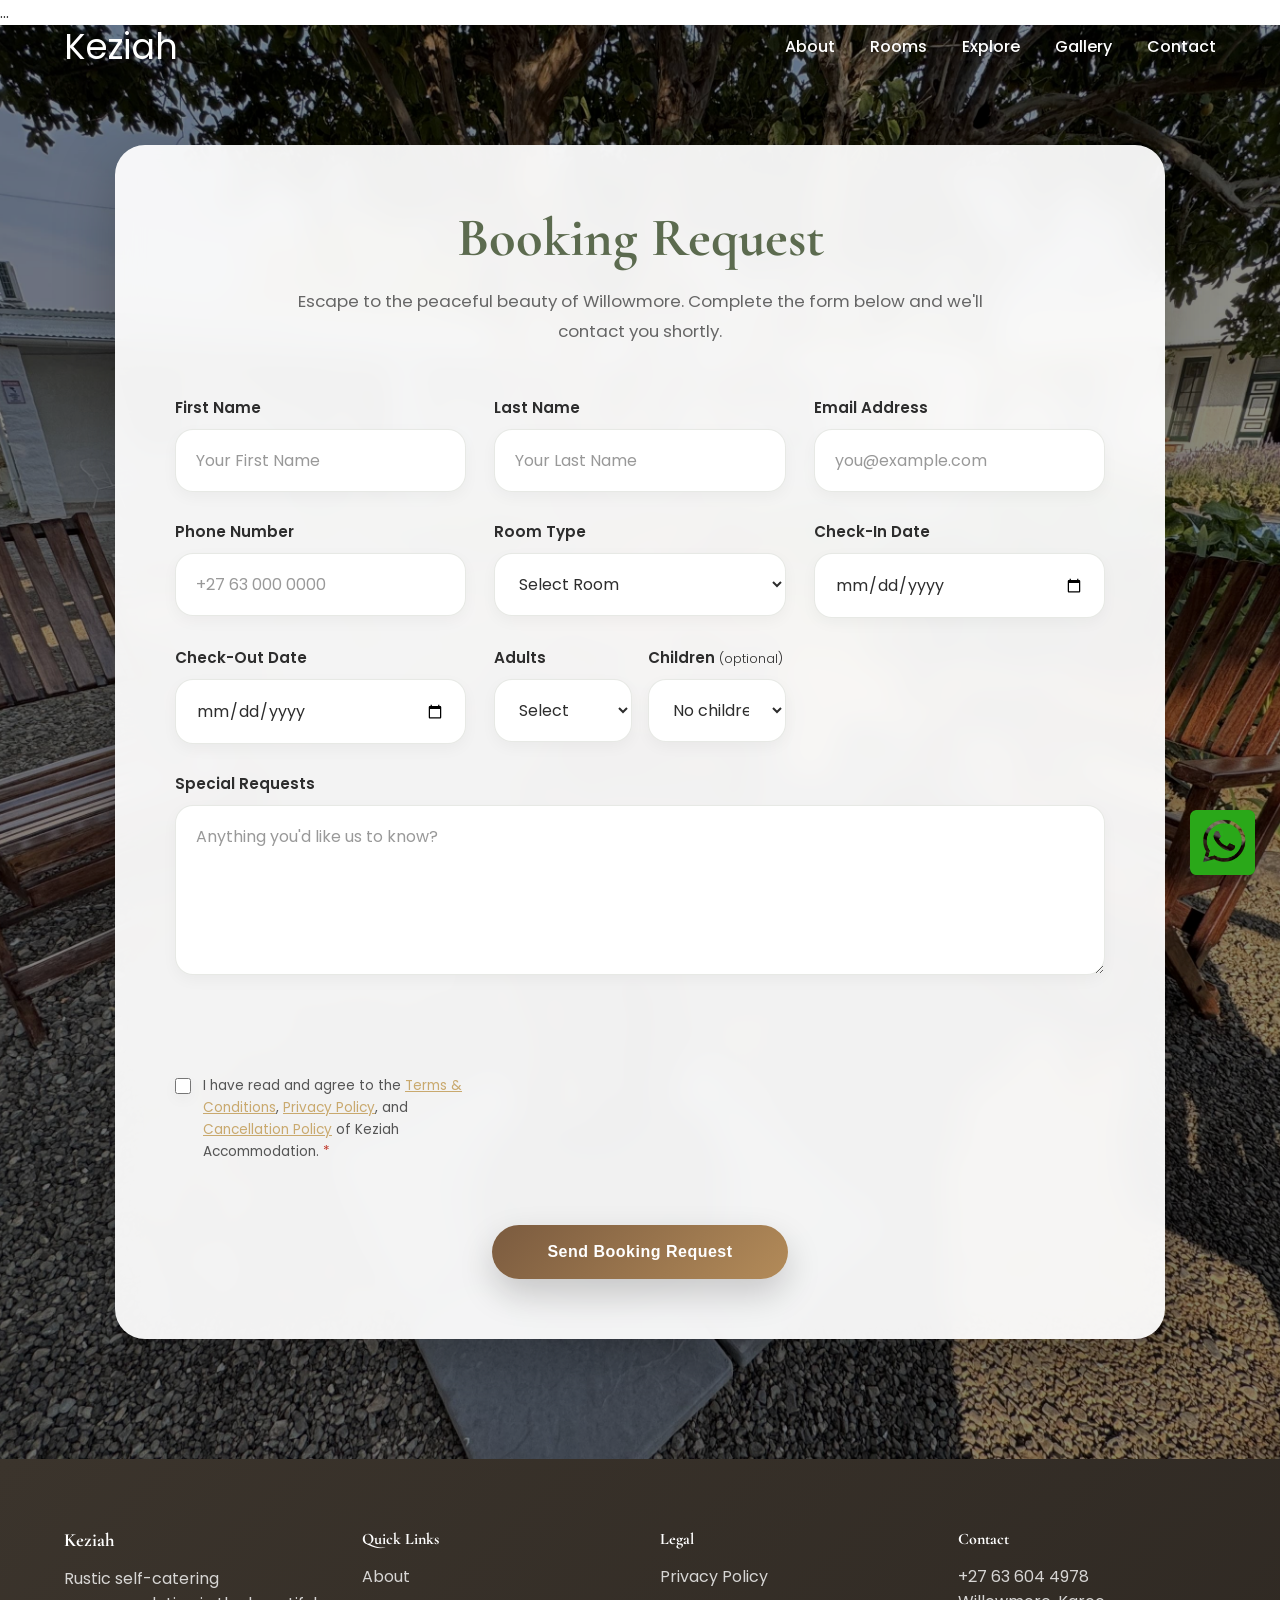
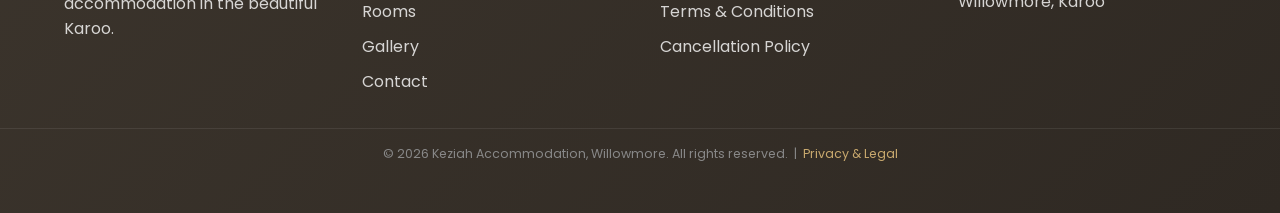
<file: booking.html>
﻿<!DOCTYPE html>
<html lang="en">

<head>
<head>
    <meta charset="UTF-8">
    <title>Keziah | Luxury Karoo Accommodation</title>

    <link rel="icon" type="image/svg+xml" href="favicon.svg">

    <link rel="stylesheet" href="style.css">
    ...
</head>
    <meta charset="UTF-8">
    <meta name="viewport" content="width=device-width, initial-scale=1.0">
    <title>Booking Request | Keziah</title>

    <!-- CSS -->
    <link rel="stylesheet" href="style.css">

    <!-- Google Fonts -->
    <link
        href="https://fonts.googleapis.com/css2?family=Cormorant+Garamond:wght@500;700&family=Poppins:wght@300;400;500;600&display=swap"
        rel="stylesheet">

    <!-- Font Awesome (added for consistency with index.html) -->
    <link
        rel="stylesheet"
        href="https://cdnjs.cloudflare.com/ajax/libs/font-awesome/6.5.1/css/all.min.css">

    <style>

        /* ---- BOOKING PAGE EXTRAS ---- */

        .date-error {
            color: #c0392b;
            font-size: 0.78rem;
            font-family: 'Poppins', sans-serif;
            margin-top: 4px;
            display: none;
        }

        .date-error.visible {
            display: block;
        }

        .guests-row {
            display: grid;
            grid-template-columns: 1fr 1fr;
            gap: 16px;
        }

        @media (max-width: 520px) {
            .guests-row {
                grid-template-columns: 1fr;
            }
        }

        /* ---- PRICE SUMMARY BANNER ---- */

        .price-summary {
            display: none;
            grid-column: 1 / -1;
            background: linear-gradient(135deg, #1a1a1a 0%, #2a2218 100%);
            border-radius: 12px;
            padding: 22px 28px;
            margin: 8px 0 4px;
            font-family: 'Poppins', sans-serif;
        }

        .price-summary.visible {
            display: grid;
            grid-template-columns: 1fr 1px 1fr 1px 1fr;
            align-items: center;
            gap: 0;
        }

        .price-summary-col {
            text-align: center;
            padding: 0 16px;
        }

        .price-summary-col .ps-label {
            font-size: 0.7rem;
            text-transform: uppercase;
            letter-spacing: 0.1em;
            color: #888;
            margin-bottom: 5px;
        }

        .price-summary-col .ps-value {
            font-size: 1rem;
            font-weight: 600;
            color: #fff;
        }

        .price-summary-col.highlight .ps-value {
            font-size: 1.25rem;
            color: #c9a96e;
        }

        .price-summary-divider {
            width: 1px;
            height: 40px;
            background: rgba(255,255,255,0.12);
        }

        .price-summary-note {
            grid-column: 1 / -1;
            text-align: center;
            font-size: 0.72rem;
            color: #666;
            margin-top: 14px;
            padding-top: 14px;
            border-top: 1px solid rgba(255,255,255,0.08);
        }

        @media (max-width: 560px) {
            .price-summary.visible {
                grid-template-columns: 1fr;
                gap: 12px;
            }
            .price-summary-divider {
                display: none;
            }
            .price-summary-col {
                text-align: left;
                display: flex;
                justify-content: space-between;
                align-items: center;
                padding: 0;
            }
            .price-summary-col .ps-label {
                margin-bottom: 0;
            }
        }

    </style>

</head>

<body>

    <!-- =========================
         HEADER (matches index.html)
    ========================== -->

    <header id="header">

        <div class="container nav-container">

            <a href="index.html" class="logo">Keziah</a>

            <!-- HAMBURGER -->
            <div class="hamburger" id="hamburger">
                <i class="fas fa-bars"></i>
            </div>

            <!-- NAVIGATION -->
            <nav id="nav-menu">
                <ul>
                    <li><a href="index.html#about">About</a></li>
                    <li><a href="index.html#rooms">Rooms</a></li>
                    <li><a href="index.html#explore">Explore</a></li>
                    <li><a href="index.html#gallery">Gallery</a></li>
                    <li><a href="index.html#contact">Contact</a></li>
                </ul>
            </nav>

        </div>

    </header>

    <!-- =========================
         BOOKING SECTION
    ========================== -->

    <section class="booking-section">

        <div class="booking-overlay"></div>

        <div class="booking-card fade-in">

            <h1>Booking Request</h1>

            <p class="booking-subtitle">
                Escape to the peaceful beauty of Willowmore.
                Complete the form below and we'll contact you shortly.
            </p>

            <form
                class="booking-form"
                action="https://api.web3forms.com/submit"
                method="POST">

                <!-- Web3Forms Settings -->
                <input type="hidden" name="access_key" value="bcb000aa-fc78-42e2-98e9-0c838e2a6738">
                <input type="hidden" name="subject" value="New Keziah Booking Request">
                <input type="hidden" name="from_name" value="Keziah Website">
                <input type="checkbox" name="botcheck" class="botcheck" tabindex="-1" autocomplete="off">

                <!-- FIRST NAME -->
                <div class="form-group">
                    <label>First Name</label>
                    <input type="text" name="First Name" placeholder="Your First Name" required>
                </div>

                <!-- LAST NAME -->
                <div class="form-group">
                    <label>Last Name</label>
                    <input type="text" name="Last Name" placeholder="Your Last Name" required>
                </div>

                <!-- EMAIL -->
                <div class="form-group">
                    <label>Email Address</label>
                    <input type="email" name="email" placeholder="you@example.com" required>
                </div>

                <!-- PHONE (now required) -->
                <div class="form-group">
                    <label>Phone Number</label>
                    <input
                        type="tel"
                        name="Phone Number"
                        placeholder="+27 63 000 0000"
                        required>
                </div>

                <!-- ROOM TYPE -->
                <div class="form-group">
                    <label>Room Type</label>
                    <select name="Room Type" id="room-select" required>
                        <option value="">Select Room</option>
                        <option value="Luxury Suite" data-price="1000">Luxury Suite — R1 000/night</option>
                        <option value="Lavender Room" data-price="800">Lavender Room — R800/night</option>
                        <option value="Family Deluxe" data-price="1220">Family Deluxe — R1 220/night</option>
                    </select>
                </div>

                <!-- CHECK-IN -->
                <div class="form-group">
                    <label>Check-In Date</label>
                    <input type="date" name="Check-In Date" id="checkin-date" required>
                </div>

                <!-- CHECK-OUT -->
                <div class="form-group">
                    <label>Check-Out Date</label>
                    <input type="date" name="Check-Out Date" id="checkout-date" required>
                    <span class="date-error" id="date-error">
                        <i class="fas fa-exclamation-circle"></i>
                        Check-out must be after check-in.
                    </span>
                </div>

                <!-- GUESTS -->
                <div class="guests-row">
                    <div class="form-group">
                        <label>Adults</label>
                        <select name="Adults" required>
                            <option value="">Select</option>
                            <option value="1">1 Adult</option>
                            <option value="2">2 Adults</option>
                            <option value="3">3 Adults</option>
                            <option value="4">4 Adults</option>
                        </select>
                    </div>
                    <div class="form-group">
                        <label>Children <span style="font-weight:300;font-size:0.8rem;">(optional)</span></label>
                        <select name="Children">
                            <option value="0">No children</option>
                            <option value="1">1 Child</option>
                            <option value="2">2 Children</option>
                            <option value="3">3 Children</option>
                            <option value="4">4 Children</option>
                        </select>
                    </div>
                </div>

                <!-- PRICE SUMMARY BANNER -->
                <div class="price-summary" id="price-summary">

                    <div class="price-summary-col">
                        <div class="ps-label">Room</div>
                        <div class="ps-value" id="summary-room">—</div>
                    </div>

                    <div class="price-summary-divider"></div>

                    <div class="price-summary-col">
                        <div class="ps-label">Duration</div>
                        <div class="ps-value" id="summary-nights">—</div>
                    </div>

                    <div class="price-summary-divider"></div>

                    <div class="price-summary-col highlight">
                        <div class="ps-label">Estimated Total</div>
                        <div class="ps-value" id="summary-total">—</div>
                    </div>

                    <div class="price-summary-note">
                        <i class="fas fa-info-circle"></i>
                        Estimate only — final amount confirmed on booking. R<span id="summary-rate-inline">0</span>/night.
                    </div>

                </div>

                <!-- SPECIAL REQUESTS -->
                <div class="form-group full-width">
                    <label>Special Requests</label>
                    <textarea name="Special Requests" placeholder="Anything you'd like us to know?"></textarea>
                </div>

                <!-- FORM STATUS -->
                <div id="form-status" class="form-status" aria-live="polite"></div>

                <!-- T&C CHECKBOX -->
                <div style="
                    margin: 20px 0;
                    display: flex;
                    align-items: flex-start;
                    gap: 12px;
                    font-family: 'Poppins', sans-serif;
                    font-size: 0.85rem;
                    color: #555;
                    line-height: 1.6;
                ">
                    <input
                        type="checkbox"
                        id="agree-terms"
                        name="agree_terms"
                        required
                        style="
                            margin-top: 3px;
                            width: 16px;
                            height: 16px;
                            accent-color: #c9a96e;
                            flex-shrink: 0;
                            cursor: pointer;
                        ">
                    <label for="agree-terms">
                        I have read and agree to the
                        <a href="legal.html" target="_blank" style="color: #c9a96e; text-decoration: underline;">Terms &amp; Conditions</a>,
                        <a href="legal.html" target="_blank" style="color: #c9a96e; text-decoration: underline;">Privacy Policy</a>, and
                        <a href="legal.html" target="_blank" style="color: #c9a96e; text-decoration: underline;">Cancellation Policy</a>
                        of Keziah Accommodation.
                        <span style="color: #c0392b;">*</span>
                    </label>
                </div>

                <!-- SUBMIT -->
                <button type="submit">
                    Send Booking Request
                </button>

            </form>

        </div>

    </section>

    <!-- =========================
         FOOTER
    ========================== -->

    <footer>
        <div class="container footer-grid">

            <div>
                <h3>Keziah</h3>
                <p>Rustic self-catering accommodation in the beautiful Karoo.</p>
            </div>

            <div>
                <h4>Quick Links</h4>
                <ul>
                    <li><a href="index.html#about">About</a></li>
                    <li><a href="index.html#rooms">Rooms</a></li>
                    <li><a href="index.html#gallery">Gallery</a></li>
                    <li><a href="index.html#contact">Contact</a></li>
                </ul>
            </div>

            <div>
                <h4>Legal</h4>
                <ul>
                    <li><a href="legal.html">Privacy Policy</a></li>
                    <li><a href="legal.html">Terms &amp; Conditions</a></li>
                    <li><a href="legal.html">Cancellation Policy</a></li>
                </ul>
            </div>

            <div>
                <h4>Contact</h4>
                <p>+27 63 604 4978</p>
                <p>Willowmore, Karoo</p>
            </div>

        </div>

        <div style="
            text-align: center;
            padding: 16px 0 10px;
            border-top: 1px solid rgba(255,255,255,0.08);
            margin-top: 24px;
            font-family: 'Poppins', sans-serif;
            font-size: 0.78rem;
            color: #888;
        ">
            &copy; 2026 Keziah Accommodation, Willowmore. All rights reserved. &nbsp;|&nbsp;
            <a href="legal.html" style="color: #c9a96e;">Privacy &amp; Legal</a>
        </div>

    </footer>

    <!-- =========================
         WHATSAPP BUTTON (matches index.html)
    ========================== -->

    <a href="https://wa.me/27636044978" class="whatsapp-btn" target="_blank">
        <img src="whatsapp.png" alt="WhatsApp">
    </a>

    <!-- =========================
         JAVASCRIPT
    ========================== -->

    <script>

        /* ---- HEADER: HAMBURGER ---- */
        document.getElementById('hamburger').addEventListener('click', () => {
            document.getElementById('nav-menu').classList.toggle('active');
        });

        /* ---- HEADER: SCROLL SHRINK ---- */
        window.addEventListener('scroll', () => {
            document.getElementById('header')
                .classList.toggle('scrolled', window.scrollY > 50);
        });

        /* ---- FADE-IN ON LOAD ---- */
        const fadeElements = document.querySelectorAll('.fade-in');

        function checkFade() {
            fadeElements.forEach(el => {
                if (el.getBoundingClientRect().top < window.innerHeight - 100) {
                    el.classList.add('show');
                }
            });
        }

        window.addEventListener('scroll', checkFade);
        checkFade();

        /* ---- PRE-SELECT ROOM FROM URL ---- */
        const roomSelect = document.getElementById('room-select');
        const selectedRoom = new URLSearchParams(window.location.search).get('room');
        if (selectedRoom && roomSelect) roomSelect.value = selectedRoom;

        /* ---- PRICE CALCULATOR ---- */
        const checkinInput  = document.getElementById('checkin-date');
        const checkoutInput = document.getElementById('checkout-date');
        const priceSummary  = document.getElementById('price-summary');
        const dateError     = document.getElementById('date-error');

        // Set minimum date to today
        const today = new Date().toISOString().split('T')[0];
        checkinInput.setAttribute('min', today);
        checkoutInput.setAttribute('min', today);

        const roomPrices = {
            'Luxury Suite':  1000,
            'Lavender Room': 800,
            'Family Deluxe': 1220
        };

        function updatePriceSummary() {

            const room     = roomSelect.value;
            const checkin  = checkinInput.value;
            const checkout = checkoutInput.value;

            // Date validation
            if (checkin && checkout) {
                const inDate  = new Date(checkin);
                const outDate = new Date(checkout);

                if (outDate <= inDate) {
                    dateError.classList.add('visible');
                    checkoutInput.setCustomValidity('Check-out must be after check-in.');
                    priceSummary.classList.remove('visible');
                    return;
                } else {
                    dateError.classList.remove('visible');
                    checkoutInput.setCustomValidity('');
                }
            }

            // Show summary only when all three values are set
            if (!room || !checkin || !checkout) {
                priceSummary.classList.remove('visible');
                return;
            }

            const nights = Math.round(
                (new Date(checkout) - new Date(checkin)) / (1000 * 60 * 60 * 24)
            );

            const rate  = roomPrices[room] || 0;
            const total = nights * rate;

            document.getElementById('summary-room').textContent        = room;
            document.getElementById('summary-rate-inline').textContent  = rate.toLocaleString();
            document.getElementById('summary-nights').textContent       = `${nights} night${nights !== 1 ? 's' : ''}`;
            document.getElementById('summary-total').textContent        = `R${total.toLocaleString()}`;

            priceSummary.classList.add('visible');
        }

        // Enforce check-out min date when check-in changes
        checkinInput.addEventListener('change', () => {
            if (checkinInput.value) {
                checkoutInput.setAttribute('min', checkinInput.value);
            }
            updatePriceSummary();
        });

        checkoutInput.addEventListener('change', updatePriceSummary);
        roomSelect.addEventListener('change', updatePriceSummary);

        // Run on load in case room was pre-selected from URL
        updatePriceSummary();

        /* ---- FORM SUBMISSION ---- */
        const bookingForm = document.querySelector('.booking-form');
        const formStatus  = document.getElementById('form-status');

        bookingForm.addEventListener('submit', async event => {

            event.preventDefault();

            // Block if date error is showing
            if (dateError.classList.contains('visible')) {
                formStatus.classList.add('error');
                formStatus.textContent = 'Please fix the date error before submitting.';
                return;
            }

            const submitButton = bookingForm.querySelector('button[type="submit"]');

            submitButton.disabled = true;
            submitButton.textContent = 'Sending…';
            formStatus.classList.remove('error');
            formStatus.textContent = 'Sending booking request...';

            try {

                const response = await fetch(bookingForm.action, {
                    method: 'POST',
                    body: new FormData(bookingForm),
                    headers: { Accept: 'application/json' }
                });

                const result = await response.json();

                if (result.success) {
                    bookingForm.reset();
                    window.location.href = 'thankyou.html';
                    return;
                }

                throw new Error(result.message || 'Booking request could not be sent.');

            } catch (error) {

                formStatus.classList.add('error');
                formStatus.textContent = error.message || 'Something went wrong. Please try again.';
                submitButton.disabled = false;
                submitButton.textContent = 'Send Booking Request';
            }
        });

    </script>

</body>
</html>
</file>
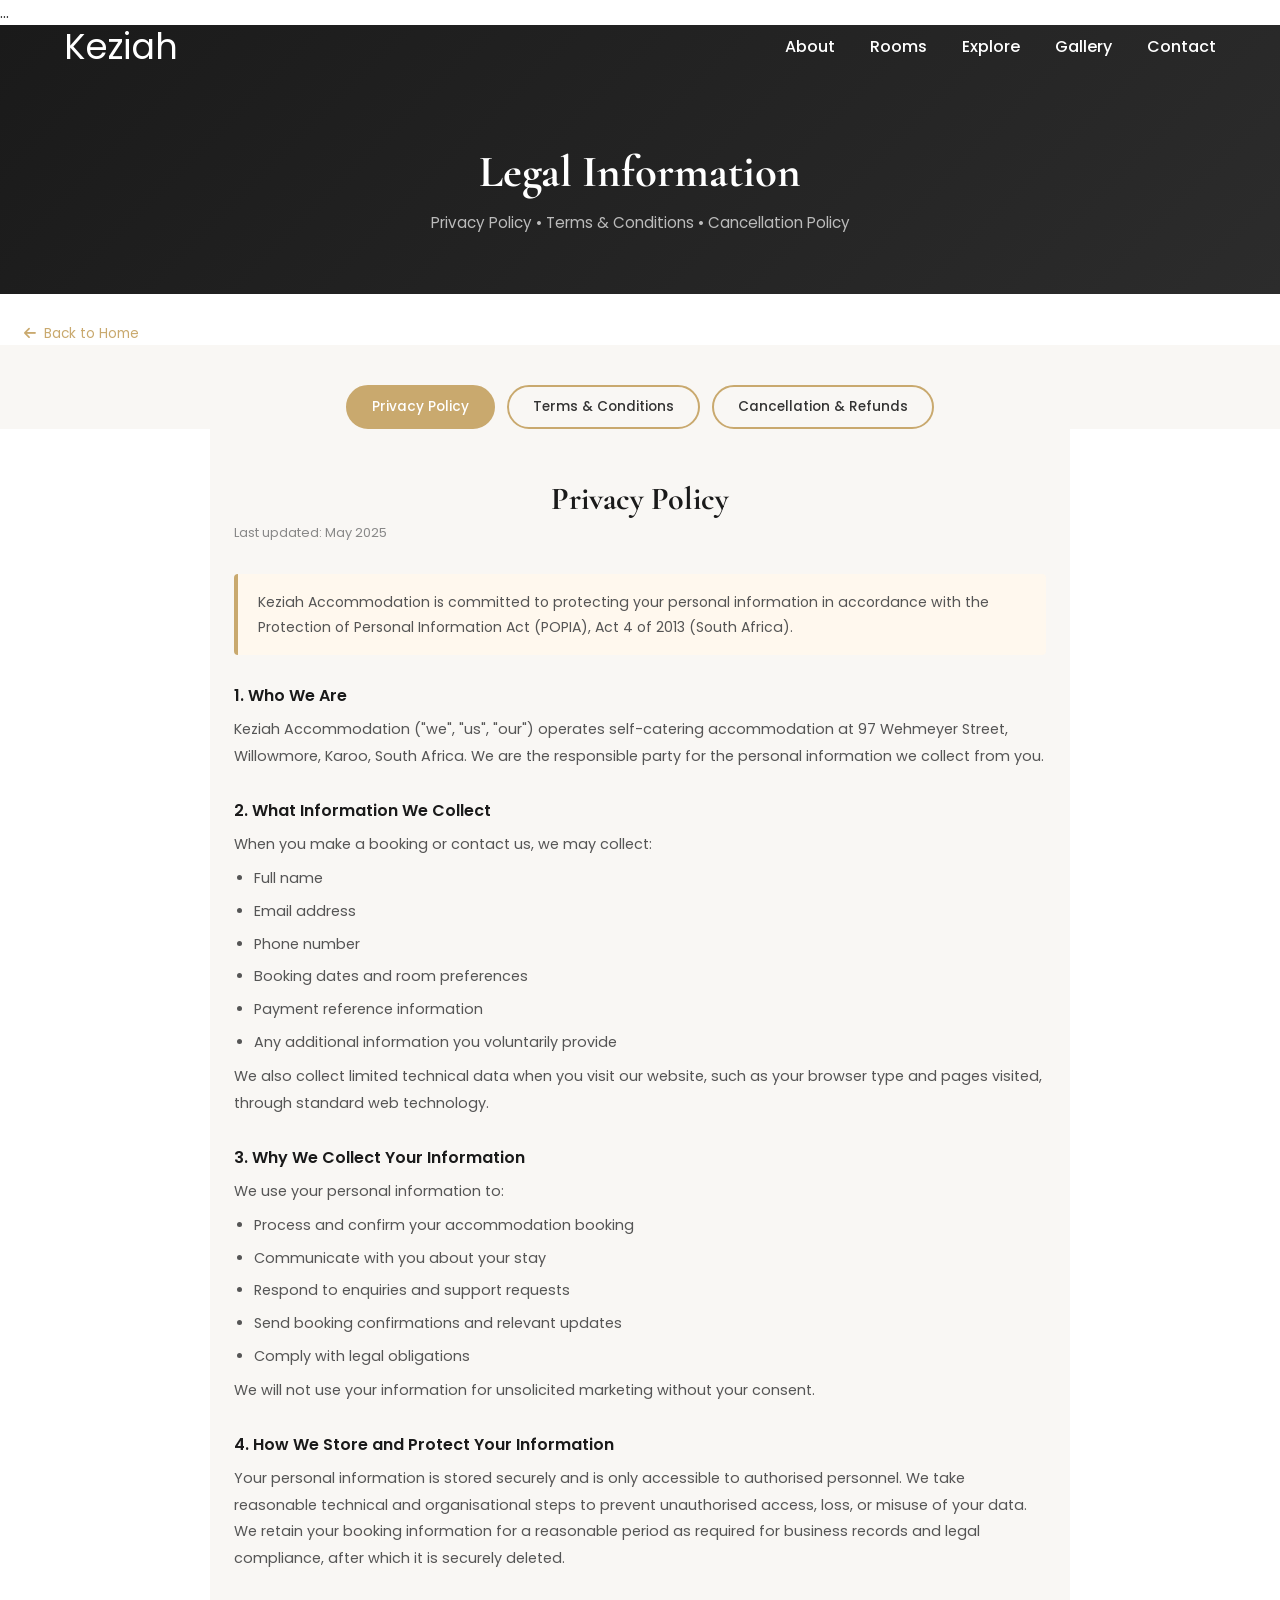
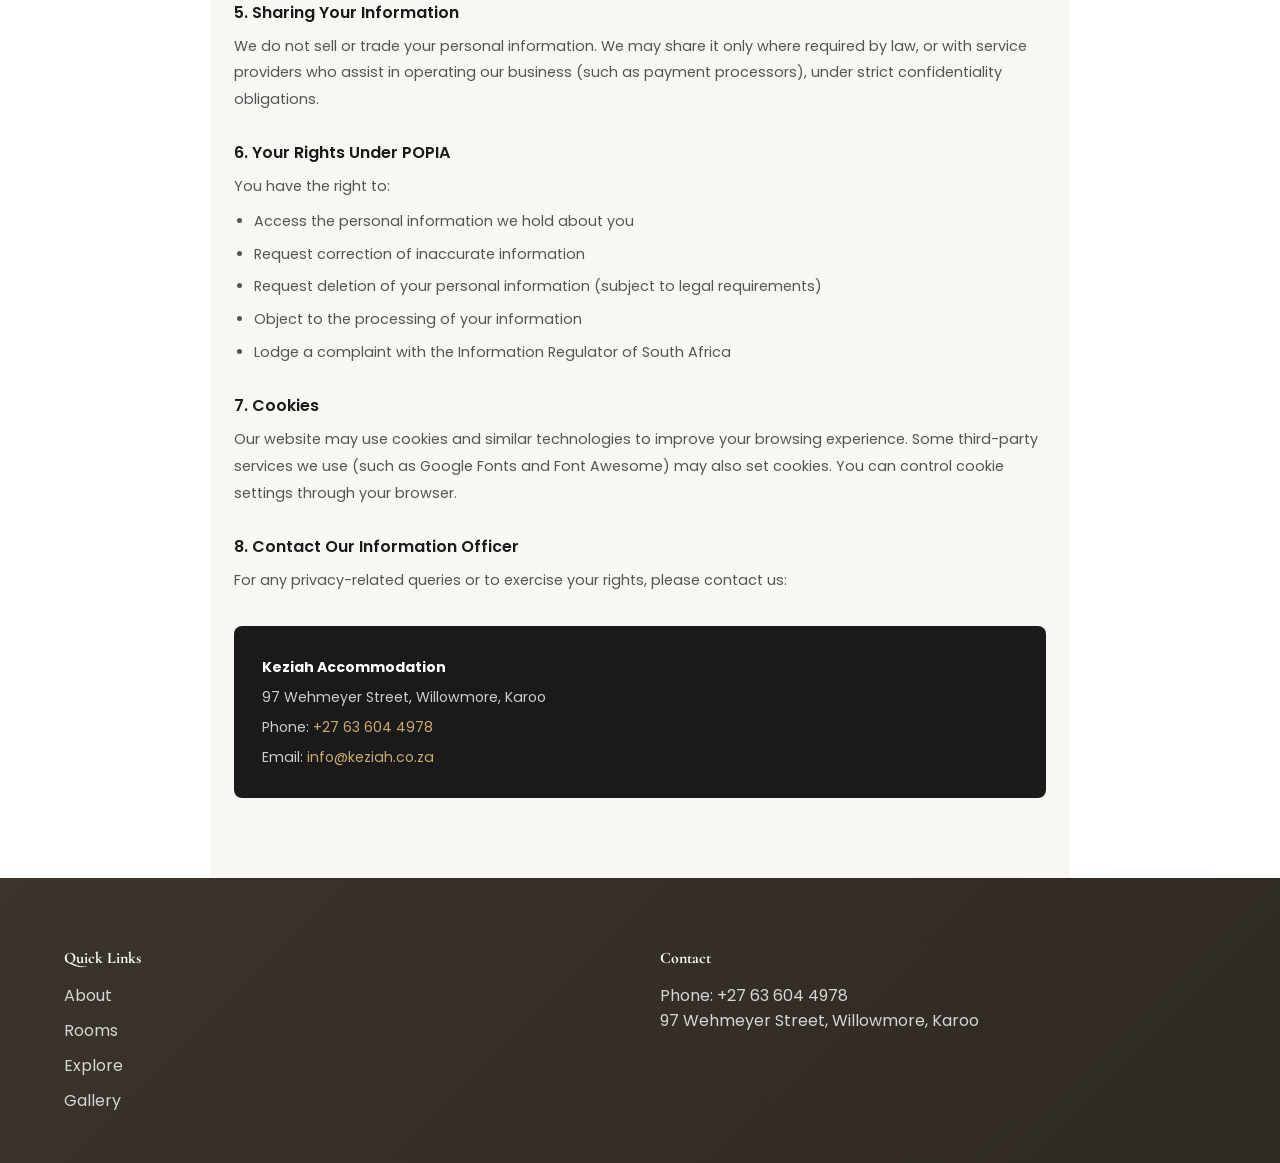
<file: Legal.html>
<!DOCTYPE html>
<html lang="en">

<head>
<head>
    <meta charset="UTF-8">
    <title>Keziah | Luxury Karoo Accommodation</title>

    <link rel="icon" type="image/svg+xml" href="favicon.svg">

    <link rel="stylesheet" href="style.css">
    ...
</head>
    <meta charset="UTF-8">
    <meta name="viewport" content="width=device-width, initial-scale=1.0">
    <title>Legal | Keziah Accommodation</title>

    <link rel="stylesheet" href="style.css">

    <link
        href="https://fonts.googleapis.com/css2?family=Cormorant+Garamond:wght@500;700&family=Poppins:wght@300;400;500;600;700&display=swap"
        rel="stylesheet">

    <link
        rel="stylesheet"
        href="https://cdnjs.cloudflare.com/ajax/libs/font-awesome/6.5.1/css/all.min.css">

    <style>

        /* ---- LEGAL PAGE STYLES ---- */

        .legal-hero {
            background: linear-gradient(135deg, #1a1a1a 0%, #2c2c2c 100%);
            padding: 120px 0 60px;
            text-align: center;
            color: #fff;
        }

        .legal-hero h1 {
            font-family: 'Cormorant Garamond', serif;
            font-size: 2.8rem;
            margin-bottom: 12px;
            color: #fff;
        }

        .legal-hero p {
            color: #bbb;
            font-size: 0.95rem;
        }

        /* ---- TABS ---- */

        .legal-tabs {
            display: flex;
            justify-content: center;
            flex-wrap: wrap;
            gap: 12px;
            padding: 40px 20px 0;
            background: #f9f7f4;
        }

        .legal-tab-btn {
            padding: 10px 24px;
            border: 2px solid #c9a96e;
            background: transparent;
            color: #333;
            border-radius: 30px;
            font-family: 'Poppins', sans-serif;
            font-size: 0.85rem;
            font-weight: 500;
            cursor: pointer;
            transition: all 0.25s ease;
        }

        .legal-tab-btn:hover,
        .legal-tab-btn.active {
            background: #c9a96e;
            color: #fff;
        }

        /* ---- CONTENT ---- */

        .legal-content {
            max-width: 860px;
            margin: 0 auto;
            padding: 50px 24px 80px;
            background: #f9f7f4;
        }

        .legal-section {
            display: none;
        }

        .legal-section.active {
            display: block;
        }

        .legal-section h2 {
            font-family: 'Cormorant Garamond', serif;
            font-size: 2rem;
            color: #1a1a1a;
            margin-bottom: 6px;
        }

        .legal-section .last-updated {
            font-size: 0.8rem;
            color: #888;
            margin-bottom: 32px;
            display: block;
        }

        .legal-section h3 {
            font-family: 'Poppins', sans-serif;
            font-size: 1rem;
            font-weight: 600;
            color: #1a1a1a;
            margin: 28px 0 8px;
        }

        .legal-section p,
        .legal-section li {
            font-family: 'Poppins', sans-serif;
            font-size: 0.9rem;
            color: #555;
            line-height: 1.85;
        }

        .legal-section ul {
            padding-left: 20px;
            margin: 8px 0;
        }

        .legal-section ul li {
            margin-bottom: 6px;
        }

        .legal-highlight {
            background: #fff8ee;
            border-left: 4px solid #c9a96e;
            padding: 16px 20px;
            border-radius: 4px;
            margin: 20px 0;
            font-size: 0.88rem;
            color: #555;
            font-family: 'Poppins', sans-serif;
            line-height: 1.75;
        }

        .legal-contact-block {
            background: #1a1a1a;
            color: #fff;
            padding: 24px 28px;
            border-radius: 8px;
            margin-top: 32px;
        }

        .legal-contact-block p {
            color: #ccc;
            margin: 4px 0;
            font-size: 0.88rem;
        }

        .legal-contact-block a {
            color: #c9a96e;
        }

        /* ---- BACK LINK ---- */

        .legal-back {
            display: inline-flex;
            align-items: center;
            gap: 8px;
            color: #c9a96e;
            font-family: 'Poppins', sans-serif;
            font-size: 0.85rem;
            text-decoration: none;
            margin: 30px 0 0 24px;
        }

        .legal-back:hover {
            text-decoration: underline;
        }

    </style>

</head>

<body>

    <!-- HEADER -->
    <header id="header">
        <div class="container nav-container">
            <a href="index.html" class="logo">Keziah</a>
            <div class="hamburger" id="hamburger"><i class="fas fa-bars"></i></div>
            <nav id="nav-menu">
                <ul>
                    <li><a href="index.html#about">About</a></li>
                    <li><a href="index.html#rooms">Rooms</a></li>
                    <li><a href="index.html#explore">Explore</a></li>
                    <li><a href="index.html#gallery">Gallery</a></li>
                    <li><a href="index.html#contact">Contact</a></li>
                </ul>
            </nav>
        </div>
    </header>

    <!-- LEGAL HERO -->
    <div class="legal-hero">
        <h1>Legal Information</h1>
        <p>Privacy Policy &bull; Terms &amp; Conditions &bull; Cancellation Policy</p>
    </div>

    <!-- BACK LINK -->
    <a href="index.html" class="legal-back">
        <i class="fas fa-arrow-left"></i> Back to Home
    </a>

    <!-- TABS -->
    <div class="legal-tabs">
        <button class="legal-tab-btn active" data-tab="privacy">Privacy Policy</button>
        <button class="legal-tab-btn" data-tab="terms">Terms &amp; Conditions</button>
        <button class="legal-tab-btn" data-tab="cancellation">Cancellation &amp; Refunds</button>
    </div>

    <!-- CONTENT -->
    <div class="legal-content">

        <!-- ========================
             PRIVACY POLICY
        ========================= -->

        <div class="legal-section active" id="tab-privacy">

            <h2>Privacy Policy</h2>
            <span class="last-updated">Last updated: May 2025</span>

            <div class="legal-highlight">
                Keziah Accommodation is committed to protecting your personal information
                in accordance with the Protection of Personal Information Act (POPIA), Act 4 of 2013
                (South Africa).
            </div>

            <h3>1. Who We Are</h3>
            <p>
                Keziah Accommodation ("we", "us", "our") operates self-catering accommodation at
                97 Wehmeyer Street, Willowmore, Karoo, South Africa. We are the responsible party
                for the personal information we collect from you.
            </p>

            <h3>2. What Information We Collect</h3>
            <p>When you make a booking or contact us, we may collect:</p>
            <ul>
                <li>Full name</li>
                <li>Email address</li>
                <li>Phone number</li>
                <li>Booking dates and room preferences</li>
                <li>Payment reference information</li>
                <li>Any additional information you voluntarily provide</li>
            </ul>
            <p>
                We also collect limited technical data when you visit our website, such as your
                browser type and pages visited, through standard web technology.
            </p>

            <h3>3. Why We Collect Your Information</h3>
            <p>We use your personal information to:</p>
            <ul>
                <li>Process and confirm your accommodation booking</li>
                <li>Communicate with you about your stay</li>
                <li>Respond to enquiries and support requests</li>
                <li>Send booking confirmations and relevant updates</li>
                <li>Comply with legal obligations</li>
            </ul>
            <p>We will not use your information for unsolicited marketing without your consent.</p>

            <h3>4. How We Store and Protect Your Information</h3>
            <p>
                Your personal information is stored securely and is only accessible to authorised
                personnel. We take reasonable technical and organisational steps to prevent
                unauthorised access, loss, or misuse of your data.
            </p>
            <p>
                We retain your booking information for a reasonable period as required for
                business records and legal compliance, after which it is securely deleted.
            </p>

            <h3>5. Sharing Your Information</h3>
            <p>
                We do not sell or trade your personal information. We may share it only where
                required by law, or with service providers who assist in operating our business
                (such as payment processors), under strict confidentiality obligations.
            </p>

            <h3>6. Your Rights Under POPIA</h3>
            <p>You have the right to:</p>
            <ul>
                <li>Access the personal information we hold about you</li>
                <li>Request correction of inaccurate information</li>
                <li>Request deletion of your personal information (subject to legal requirements)</li>
                <li>Object to the processing of your information</li>
                <li>Lodge a complaint with the Information Regulator of South Africa</li>
            </ul>

            <h3>7. Cookies</h3>
            <p>
                Our website may use cookies and similar technologies to improve your browsing
                experience. Some third-party services we use (such as Google Fonts and Font Awesome)
                may also set cookies. You can control cookie settings through your browser.
            </p>

            <h3>8. Contact Our Information Officer</h3>
            <p>
                For any privacy-related queries or to exercise your rights, please contact us:
            </p>

            <div class="legal-contact-block">
                <p><strong style="color:#fff;">Keziah Accommodation</strong></p>
                <p>97 Wehmeyer Street, Willowmore, Karoo</p>
                <p>Phone: <a href="tel:+27636044978">+27 63 604 4978</a></p>
                <p>Email: <a href="mailto:info@keziah.co.za">info@keziah.co.za</a></p>
            </div>

        </div>

        <!-- ========================
             TERMS & CONDITIONS
        ========================= -->

        <div class="legal-section" id="tab-terms">

            <h2>Terms &amp; Conditions</h2>
            <span class="last-updated">Last updated: May 2025</span>

            <p>
                Please read these terms carefully before making a booking. By confirming a
                reservation with Keziah Accommodation, you agree to be bound by these terms.
            </p>

            <h3>1. Bookings</h3>
            <p>
                A booking is confirmed once you receive written confirmation from us (via WhatsApp
                or email) and a deposit has been received where applicable. We reserve the right to
                decline any booking at our discretion.
            </p>

            <h3>2. Payment</h3>
            <ul>
                <li>A deposit may be required to secure your booking.</li>
                <li>The remaining balance is due on or before arrival.</li>
                <li>Accepted payment methods will be confirmed at the time of booking.</li>
                <li>Prices are quoted in South African Rand (ZAR) and are subject to change.</li>
            </ul>

            <h3>3. Check-In &amp; Check-Out</h3>
            <ul>
                <li>Standard check-in: 14:00</li>
                <li>Standard check-out: 10:00</li>
                <li>Early check-in or late check-out may be available on request, subject to availability.</li>
            </ul>

            <h3>4. Guest Responsibilities</h3>
            <p>Guests are expected to:</p>
            <ul>
                <li>Treat the property and its contents with care and respect</li>
                <li>Not exceed the maximum number of guests for the room booked</li>
                <li>Comply with any house rules provided at check-in</li>
                <li>Not engage in any illegal activity on the premises</li>
                <li>Report any damage or breakage immediately</li>
            </ul>
            <p>
                Guests will be held liable for any damage caused to the property beyond
                normal wear and tear.
            </p>

            <h3>5. Liability</h3>
            <p>
                Keziah Accommodation shall not be held liable for any loss, injury, theft, or
                damage to guests or their personal belongings during their stay. Guests are
                encouraged to take out appropriate travel insurance. Vehicles are parked at the
                owner's risk.
            </p>

            <h3>6. Noise &amp; Conduct</h3>
            <p>
                We ask all guests to be considerate of other guests and neighbours. Excessive
                noise, disruptive behaviour, or conduct that disturbs the peace will result in
                immediate termination of the stay without refund.
            </p>

            <h3>7. Pets</h3>
            <p>
                Pets are not permitted on the premises unless specifically agreed to in writing
                prior to arrival.
            </p>

            <h3>8. Photography</h3>
            <p>
                Images displayed on our website are for illustrative purposes and are representative
                of the property. Minor variations may exist.
            </p>

            <h3>9. Governing Law</h3>
            <p>
                These terms are governed by the laws of the Republic of South Africa, including
                the Consumer Protection Act (CPA), Act 68 of 2008. Any disputes will be subject
                to the jurisdiction of South African courts.
            </p>

            <h3>10. Changes to These Terms</h3>
            <p>
                We reserve the right to update these terms at any time. The most current version
                will always be available on our website.
            </p>

            <div class="legal-contact-block">
                <p><strong style="color:#fff;">Questions about these terms?</strong></p>
                <p>Phone: <a href="tel:+27636044978">+27 63 604 4978</a></p>
                <p>Email: <a href="mailto:info@keziah.co.za">info@keziah.co.za</a></p>
            </div>

        </div>

        <!-- ========================
             CANCELLATION POLICY
        ========================= -->

        <div class="legal-section" id="tab-cancellation">

            <h2>Cancellation &amp; Refund Policy</h2>
            <span class="last-updated">Last updated: May 2026</span>

            <div class="legal-highlight">
                We understand that plans can change. Please read our cancellation policy carefully
                before making a booking, as it forms part of your agreement with us.
            </div>

            <h3>1. Cancellation by the Guest</h3>
            <ul>
                <li>
                    <strong>More than 14 days before arrival:</strong> Full refund of any deposit paid,
                    minus a 10% administration fee.
                </li>
                <li>
                    <strong>7 to 14 days before arrival:</strong> 50% of the total booking value will
                    be forfeited.
                </li>
                <li>
                    <strong>Less than 7 days before arrival:</strong> No refund will be issued.
                </li>
                <li>
                    <strong>No-show:</strong> The full booking amount will be forfeited.
                </li>
            </ul>

            <h3>2. How to Cancel</h3>
            <p>
                All cancellations must be submitted in writing via WhatsApp or email.
                Cancellations are only confirmed once acknowledged by us in writing.
                The cancellation date will be based on the date we receive written notification.
            </p>

            <h3>3. Refund Processing</h3>
            <p>
                Where a refund is due, it will be processed within 7 to 10 business days to
                the original payment method used.
            </p>

            <h3>4. Cancellation by Keziah</h3>
            <p>
                In the unlikely event that we need to cancel your booking due to circumstances
                beyond our control (force majeure, unforeseen property issues, etc.), you will
                receive a full refund of any payments made. We will make every effort to notify
                you as early as possible and to assist in finding alternative accommodation.
            </p>

            <h3>5. Changes to Bookings</h3>
            <p>
                Requests to change booking dates are subject to availability and must be made
                in writing. We will do our best to accommodate changes at no extra charge, but
                this cannot be guaranteed.
            </p>

            <h3>6. Consumer Protection Act (CPA)</h3>
            <p>
                Under the Consumer Protection Act 68 of 2008, consumers may have additional
                rights regarding cancellations. In the event of a conflict between this policy
                and the CPA, the CPA will take precedence.
            </p>

            <div class="legal-contact-block">
                <p><strong style="color:#fff;">To cancel or change a booking:</strong></p>
                <p>WhatsApp: <a href="https://wa.me/27636044988">+27 63 604 4978</a></p>
                <p>Email: <a href="mailto:mstemmett@yahoo.com">mstemmett@yahoo.com</a></p>
            </div>

        </div>

    </div>

    <!-- ========================
         FOOTER
    ========================= -->

    <footer>
        <div class="container footer-grid">
            <div>
                <h4>Quick Links</h4>
                <ul>
                    <li><a href="index.html#about">About</a></li>
                    <li><a href="index.html#rooms">Rooms</a></li>
                    <li><a href="index.html#explore">Explore</a></li>
                    <li><a href="index.html#gallery">Gallery</a></li>
                </ul>
            </div>
            <div>
                <h4>Contact</h4>
                <p>Phone: +27 63 604 4978</p>
                <p>97 Wehmeyer Street, Willowmore, Karoo</p>
            </div>
        </div>
    </footer>

    <!-- TAB SCRIPT -->
    <script>

        document.querySelectorAll('.legal-tab-btn').forEach(btn => {
            btn.addEventListener('click', () => {

                document.querySelectorAll('.legal-tab-btn')
                    .forEach(b => b.classList.remove('active'));

                document.querySelectorAll('.legal-section')
                    .forEach(s => s.classList.remove('active'));

                btn.classList.add('active');

                document.getElementById('tab-' + btn.dataset.tab)
                    .classList.add('active');

                window.scrollTo({ top: 300, behavior: 'smooth' });
            });
        });

        // Mobile menu
        document.getElementById('hamburger').addEventListener('click', () => {
            document.getElementById('nav-menu').classList.toggle('active');
        });

        // Header shrink
        window.addEventListener('scroll', () => {
            document.getElementById('header')
                .classList.toggle('scrolled', window.scrollY > 50);
        });

    </script>

</body>
</html>
</file>
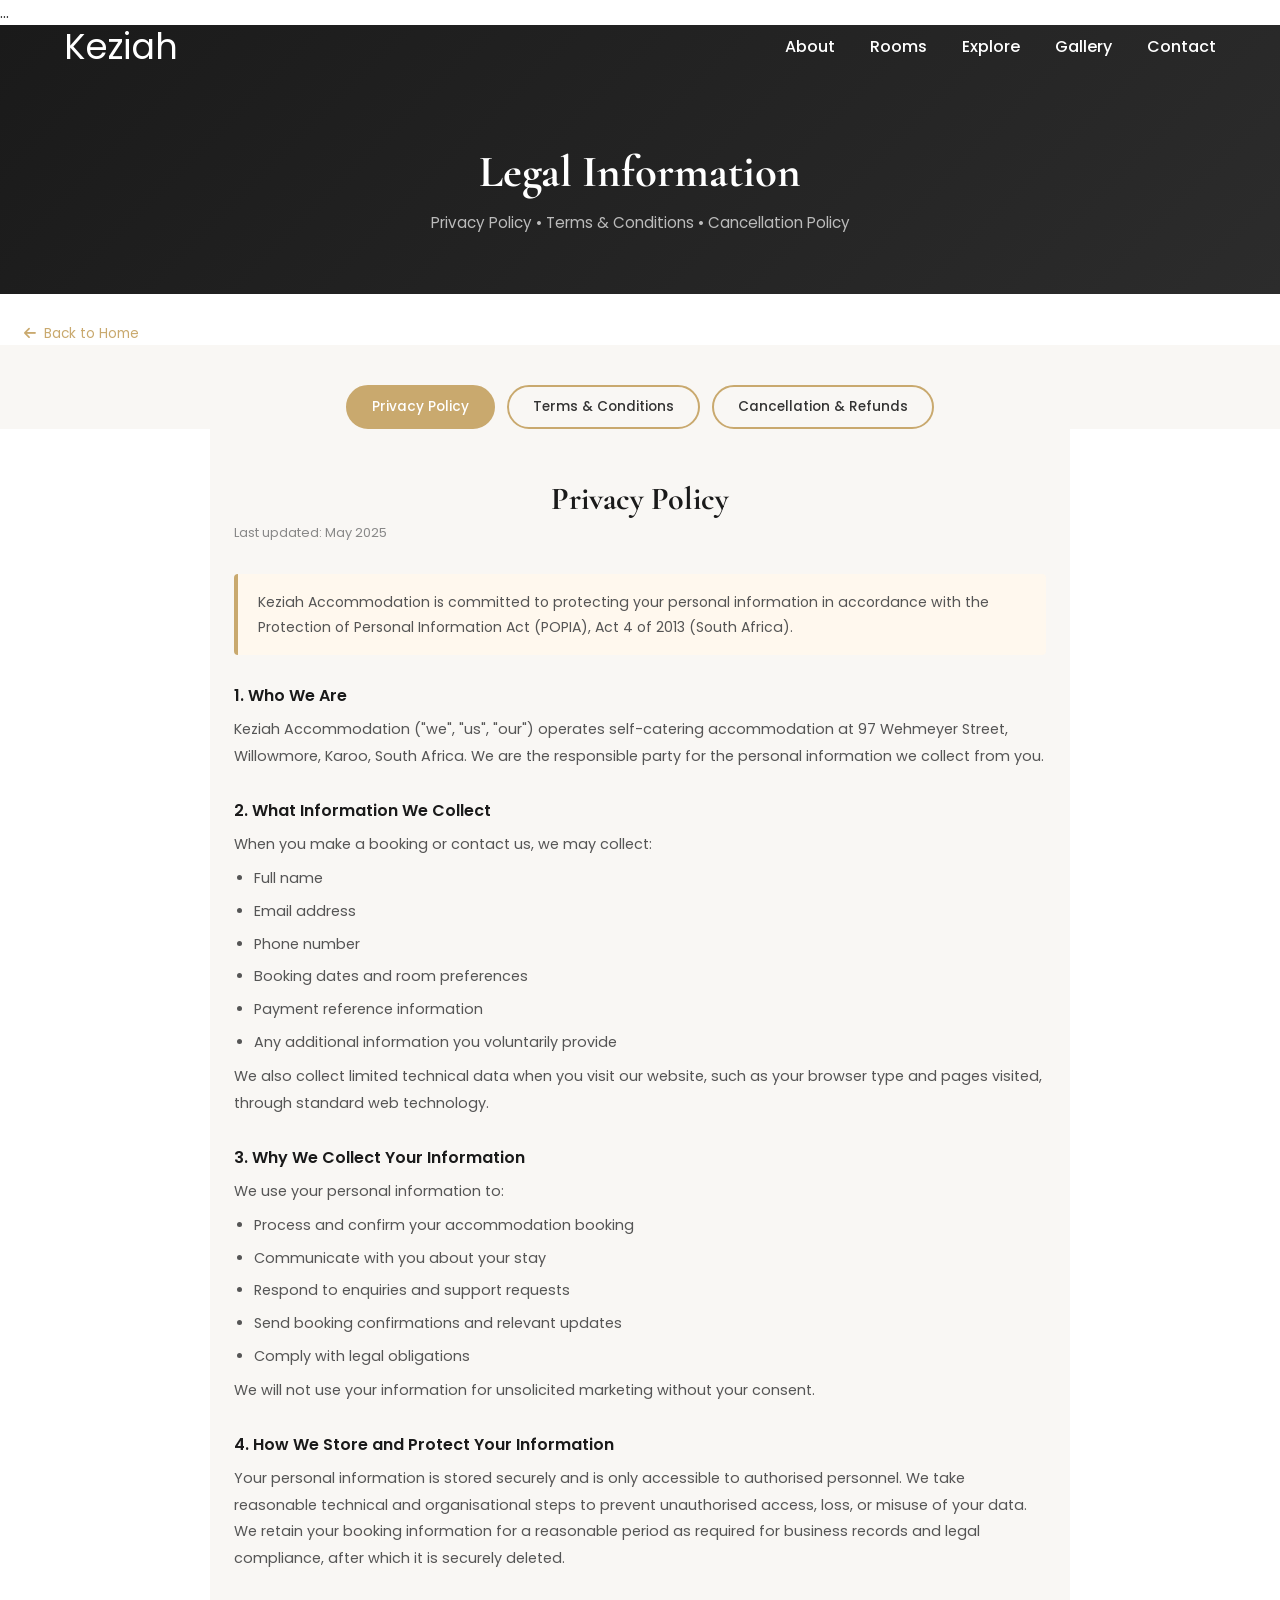
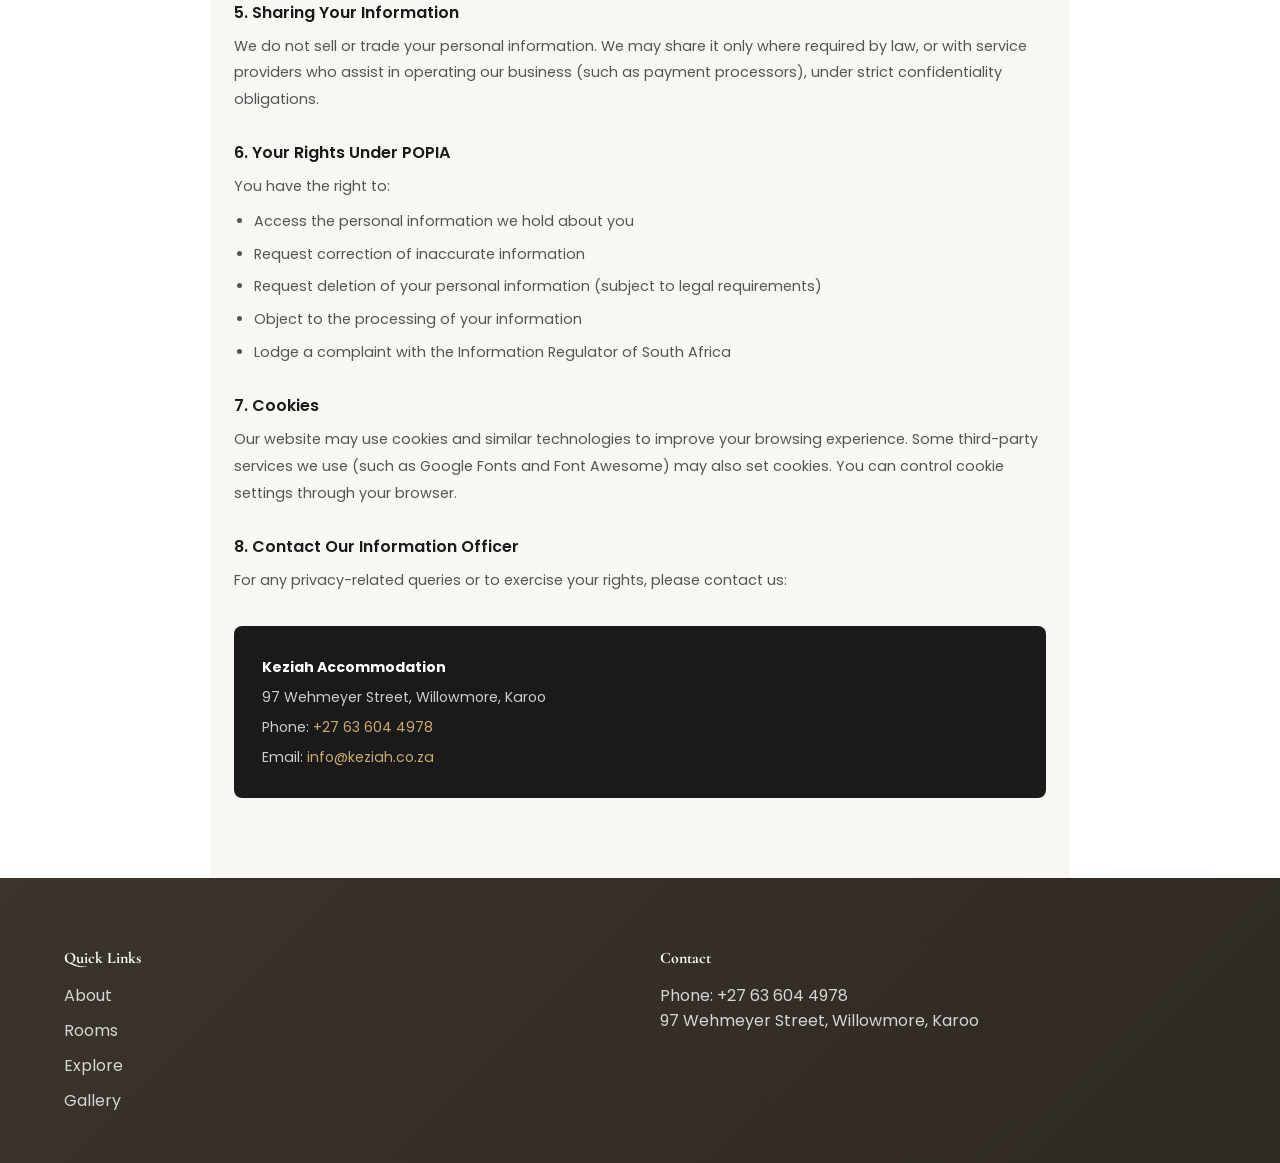
<file: legal.html>
<!DOCTYPE html>
<html lang="en">

<head>
<head>
    <meta charset="UTF-8">
    <title>Keziah | Luxury Karoo Accommodation</title>

    <link rel="icon" type="image/svg+xml" href="favicon.svg">

    <link rel="stylesheet" href="style.css">
    ...
</head>
    <meta charset="UTF-8">
    <meta name="viewport" content="width=device-width, initial-scale=1.0">
    <title>Legal | Keziah Accommodation</title>

    <link rel="stylesheet" href="style.css">

    <link
        href="https://fonts.googleapis.com/css2?family=Cormorant+Garamond:wght@500;700&family=Poppins:wght@300;400;500;600;700&display=swap"
        rel="stylesheet">

    <link
        rel="stylesheet"
        href="https://cdnjs.cloudflare.com/ajax/libs/font-awesome/6.5.1/css/all.min.css">

    <style>

        /* ---- LEGAL PAGE STYLES ---- */

        .legal-hero {
            background: linear-gradient(135deg, #1a1a1a 0%, #2c2c2c 100%);
            padding: 120px 0 60px;
            text-align: center;
            color: #fff;
        }

        .legal-hero h1 {
            font-family: 'Cormorant Garamond', serif;
            font-size: 2.8rem;
            margin-bottom: 12px;
            color: #fff;
        }

        .legal-hero p {
            color: #bbb;
            font-size: 0.95rem;
        }

        /* ---- TABS ---- */

        .legal-tabs {
            display: flex;
            justify-content: center;
            flex-wrap: wrap;
            gap: 12px;
            padding: 40px 20px 0;
            background: #f9f7f4;
        }

        .legal-tab-btn {
            padding: 10px 24px;
            border: 2px solid #c9a96e;
            background: transparent;
            color: #333;
            border-radius: 30px;
            font-family: 'Poppins', sans-serif;
            font-size: 0.85rem;
            font-weight: 500;
            cursor: pointer;
            transition: all 0.25s ease;
        }

        .legal-tab-btn:hover,
        .legal-tab-btn.active {
            background: #c9a96e;
            color: #fff;
        }

        /* ---- CONTENT ---- */

        .legal-content {
            max-width: 860px;
            margin: 0 auto;
            padding: 50px 24px 80px;
            background: #f9f7f4;
        }

        .legal-section {
            display: none;
        }

        .legal-section.active {
            display: block;
        }

        .legal-section h2 {
            font-family: 'Cormorant Garamond', serif;
            font-size: 2rem;
            color: #1a1a1a;
            margin-bottom: 6px;
        }

        .legal-section .last-updated {
            font-size: 0.8rem;
            color: #888;
            margin-bottom: 32px;
            display: block;
        }

        .legal-section h3 {
            font-family: 'Poppins', sans-serif;
            font-size: 1rem;
            font-weight: 600;
            color: #1a1a1a;
            margin: 28px 0 8px;
        }

        .legal-section p,
        .legal-section li {
            font-family: 'Poppins', sans-serif;
            font-size: 0.9rem;
            color: #555;
            line-height: 1.85;
        }

        .legal-section ul {
            padding-left: 20px;
            margin: 8px 0;
        }

        .legal-section ul li {
            margin-bottom: 6px;
        }

        .legal-highlight {
            background: #fff8ee;
            border-left: 4px solid #c9a96e;
            padding: 16px 20px;
            border-radius: 4px;
            margin: 20px 0;
            font-size: 0.88rem;
            color: #555;
            font-family: 'Poppins', sans-serif;
            line-height: 1.75;
        }

        .legal-contact-block {
            background: #1a1a1a;
            color: #fff;
            padding: 24px 28px;
            border-radius: 8px;
            margin-top: 32px;
        }

        .legal-contact-block p {
            color: #ccc;
            margin: 4px 0;
            font-size: 0.88rem;
        }

        .legal-contact-block a {
            color: #c9a96e;
        }

        /* ---- BACK LINK ---- */

        .legal-back {
            display: inline-flex;
            align-items: center;
            gap: 8px;
            color: #c9a96e;
            font-family: 'Poppins', sans-serif;
            font-size: 0.85rem;
            text-decoration: none;
            margin: 30px 0 0 24px;
        }

        .legal-back:hover {
            text-decoration: underline;
        }

    </style>

</head>

<body>

    <!-- HEADER -->
    <header id="header">
        <div class="container nav-container">
            <a href="index.html" class="logo">Keziah</a>
            <div class="hamburger" id="hamburger"><i class="fas fa-bars"></i></div>
            <nav id="nav-menu">
                <ul>
                    <li><a href="index.html#about">About</a></li>
                    <li><a href="index.html#rooms">Rooms</a></li>
                    <li><a href="index.html#explore">Explore</a></li>
                    <li><a href="index.html#gallery">Gallery</a></li>
                    <li><a href="index.html#contact">Contact</a></li>
                </ul>
            </nav>
        </div>
    </header>

    <!-- LEGAL HERO -->
    <div class="legal-hero">
        <h1>Legal Information</h1>
        <p>Privacy Policy &bull; Terms &amp; Conditions &bull; Cancellation Policy</p>
    </div>

    <!-- BACK LINK -->
    <a href="index.html" class="legal-back">
        <i class="fas fa-arrow-left"></i> Back to Home
    </a>

    <!-- TABS -->
    <div class="legal-tabs">
        <button class="legal-tab-btn active" data-tab="privacy">Privacy Policy</button>
        <button class="legal-tab-btn" data-tab="terms">Terms &amp; Conditions</button>
        <button class="legal-tab-btn" data-tab="cancellation">Cancellation &amp; Refunds</button>
    </div>

    <!-- CONTENT -->
    <div class="legal-content">

        <!-- ========================
             PRIVACY POLICY
        ========================= -->

        <div class="legal-section active" id="tab-privacy">

            <h2>Privacy Policy</h2>
            <span class="last-updated">Last updated: May 2025</span>

            <div class="legal-highlight">
                Keziah Accommodation is committed to protecting your personal information
                in accordance with the Protection of Personal Information Act (POPIA), Act 4 of 2013
                (South Africa).
            </div>

            <h3>1. Who We Are</h3>
            <p>
                Keziah Accommodation ("we", "us", "our") operates self-catering accommodation at
                97 Wehmeyer Street, Willowmore, Karoo, South Africa. We are the responsible party
                for the personal information we collect from you.
            </p>

            <h3>2. What Information We Collect</h3>
            <p>When you make a booking or contact us, we may collect:</p>
            <ul>
                <li>Full name</li>
                <li>Email address</li>
                <li>Phone number</li>
                <li>Booking dates and room preferences</li>
                <li>Payment reference information</li>
                <li>Any additional information you voluntarily provide</li>
            </ul>
            <p>
                We also collect limited technical data when you visit our website, such as your
                browser type and pages visited, through standard web technology.
            </p>

            <h3>3. Why We Collect Your Information</h3>
            <p>We use your personal information to:</p>
            <ul>
                <li>Process and confirm your accommodation booking</li>
                <li>Communicate with you about your stay</li>
                <li>Respond to enquiries and support requests</li>
                <li>Send booking confirmations and relevant updates</li>
                <li>Comply with legal obligations</li>
            </ul>
            <p>We will not use your information for unsolicited marketing without your consent.</p>

            <h3>4. How We Store and Protect Your Information</h3>
            <p>
                Your personal information is stored securely and is only accessible to authorised
                personnel. We take reasonable technical and organisational steps to prevent
                unauthorised access, loss, or misuse of your data.
            </p>
            <p>
                We retain your booking information for a reasonable period as required for
                business records and legal compliance, after which it is securely deleted.
            </p>

            <h3>5. Sharing Your Information</h3>
            <p>
                We do not sell or trade your personal information. We may share it only where
                required by law, or with service providers who assist in operating our business
                (such as payment processors), under strict confidentiality obligations.
            </p>

            <h3>6. Your Rights Under POPIA</h3>
            <p>You have the right to:</p>
            <ul>
                <li>Access the personal information we hold about you</li>
                <li>Request correction of inaccurate information</li>
                <li>Request deletion of your personal information (subject to legal requirements)</li>
                <li>Object to the processing of your information</li>
                <li>Lodge a complaint with the Information Regulator of South Africa</li>
            </ul>

            <h3>7. Cookies</h3>
            <p>
                Our website may use cookies and similar technologies to improve your browsing
                experience. Some third-party services we use (such as Google Fonts and Font Awesome)
                may also set cookies. You can control cookie settings through your browser.
            </p>

            <h3>8. Contact Our Information Officer</h3>
            <p>
                For any privacy-related queries or to exercise your rights, please contact us:
            </p>

            <div class="legal-contact-block">
                <p><strong style="color:#fff;">Keziah Accommodation</strong></p>
                <p>97 Wehmeyer Street, Willowmore, Karoo</p>
                <p>Phone: <a href="tel:+27636044978">+27 63 604 4978</a></p>
                <p>Email: <a href="mailto:info@keziah.co.za">info@keziah.co.za</a></p>
            </div>

        </div>

        <!-- ========================
             TERMS & CONDITIONS
        ========================= -->

        <div class="legal-section" id="tab-terms">

            <h2>Terms &amp; Conditions</h2>
            <span class="last-updated">Last updated: May 2025</span>

            <p>
                Please read these terms carefully before making a booking. By confirming a
                reservation with Keziah Accommodation, you agree to be bound by these terms.
            </p>

            <h3>1. Bookings</h3>
            <p>
                A booking is confirmed once you receive written confirmation from us (via WhatsApp
                or email) and a deposit has been received where applicable. We reserve the right to
                decline any booking at our discretion.
            </p>

            <h3>2. Payment</h3>
            <ul>
                <li>A deposit may be required to secure your booking.</li>
                <li>The remaining balance is due on or before arrival.</li>
                <li>Accepted payment methods will be confirmed at the time of booking.</li>
                <li>Prices are quoted in South African Rand (ZAR) and are subject to change.</li>
            </ul>

            <h3>3. Check-In &amp; Check-Out</h3>
            <ul>
                <li>Standard check-in: 14:00</li>
                <li>Standard check-out: 10:00</li>
                <li>Early check-in or late check-out may be available on request, subject to availability.</li>
            </ul>

            <h3>4. Guest Responsibilities</h3>
            <p>Guests are expected to:</p>
            <ul>
                <li>Treat the property and its contents with care and respect</li>
                <li>Not exceed the maximum number of guests for the room booked</li>
                <li>Comply with any house rules provided at check-in</li>
                <li>Not engage in any illegal activity on the premises</li>
                <li>Report any damage or breakage immediately</li>
            </ul>
            <p>
                Guests will be held liable for any damage caused to the property beyond
                normal wear and tear.
            </p>

            <h3>5. Liability</h3>
            <p>
                Keziah Accommodation shall not be held liable for any loss, injury, theft, or
                damage to guests or their personal belongings during their stay. Guests are
                encouraged to take out appropriate travel insurance. Vehicles are parked at the
                owner's risk.
            </p>

            <h3>6. Noise &amp; Conduct</h3>
            <p>
                We ask all guests to be considerate of other guests and neighbours. Excessive
                noise, disruptive behaviour, or conduct that disturbs the peace will result in
                immediate termination of the stay without refund.
            </p>

            <h3>7. Pets</h3>
            <p>
                Pets are not permitted on the premises unless specifically agreed to in writing
                prior to arrival.
            </p>

            <h3>8. Photography</h3>
            <p>
                Images displayed on our website are for illustrative purposes and are representative
                of the property. Minor variations may exist.
            </p>

            <h3>9. Governing Law</h3>
            <p>
                These terms are governed by the laws of the Republic of South Africa, including
                the Consumer Protection Act (CPA), Act 68 of 2008. Any disputes will be subject
                to the jurisdiction of South African courts.
            </p>

            <h3>10. Changes to These Terms</h3>
            <p>
                We reserve the right to update these terms at any time. The most current version
                will always be available on our website.
            </p>

            <div class="legal-contact-block">
                <p><strong style="color:#fff;">Questions about these terms?</strong></p>
                <p>Phone: <a href="tel:+27636044978">+27 63 604 4978</a></p>
                <p>Email: <a href="mailto:info@keziah.co.za">info@keziah.co.za</a></p>
            </div>

        </div>

        <!-- ========================
             CANCELLATION POLICY
        ========================= -->

        <div class="legal-section" id="tab-cancellation">

            <h2>Cancellation &amp; Refund Policy</h2>
            <span class="last-updated">Last updated: May 2026</span>

            <div class="legal-highlight">
                We understand that plans can change. Please read our cancellation policy carefully
                before making a booking, as it forms part of your agreement with us.
            </div>

            <h3>1. Cancellation by the Guest</h3>
            <ul>
                <li>
                    <strong>More than 14 days before arrival:</strong> Full refund of any deposit paid,
                    minus a 10% administration fee.
                </li>
                <li>
                    <strong>7 to 14 days before arrival:</strong> 50% of the total booking value will
                    be forfeited.
                </li>
                <li>
                    <strong>Less than 7 days before arrival:</strong> No refund will be issued.
                </li>
                <li>
                    <strong>No-show:</strong> The full booking amount will be forfeited.
                </li>
            </ul>

            <h3>2. How to Cancel</h3>
            <p>
                All cancellations must be submitted in writing via WhatsApp or email.
                Cancellations are only confirmed once acknowledged by us in writing.
                The cancellation date will be based on the date we receive written notification.
            </p>

            <h3>3. Refund Processing</h3>
            <p>
                Where a refund is due, it will be processed within 7 to 10 business days to
                the original payment method used.
            </p>

            <h3>4. Cancellation by Keziah</h3>
            <p>
                In the unlikely event that we need to cancel your booking due to circumstances
                beyond our control (force majeure, unforeseen property issues, etc.), you will
                receive a full refund of any payments made. We will make every effort to notify
                you as early as possible and to assist in finding alternative accommodation.
            </p>

            <h3>5. Changes to Bookings</h3>
            <p>
                Requests to change booking dates are subject to availability and must be made
                in writing. We will do our best to accommodate changes at no extra charge, but
                this cannot be guaranteed.
            </p>

            <h3>6. Consumer Protection Act (CPA)</h3>
            <p>
                Under the Consumer Protection Act 68 of 2008, consumers may have additional
                rights regarding cancellations. In the event of a conflict between this policy
                and the CPA, the CPA will take precedence.
            </p>

            <div class="legal-contact-block">
                <p><strong style="color:#fff;">To cancel or change a booking:</strong></p>
                <p>WhatsApp: <a href="https://wa.me/27636044988">+27 63 604 4978</a></p>
                <p>Email: <a href="mailto:mstemmett@yahoo.com">mstemmett@yahoo.com</a></p>
            </div>

        </div>

    </div>

    <!-- ========================
         FOOTER
    ========================= -->

    <footer>
        <div class="container footer-grid">
            <div>
                <h4>Quick Links</h4>
                <ul>
                    <li><a href="index.html#about">About</a></li>
                    <li><a href="index.html#rooms">Rooms</a></li>
                    <li><a href="index.html#explore">Explore</a></li>
                    <li><a href="index.html#gallery">Gallery</a></li>
                </ul>
            </div>
            <div>
                <h4>Contact</h4>
                <p>Phone: +27 63 604 4978</p>
                <p>97 Wehmeyer Street, Willowmore, Karoo</p>
            </div>
        </div>
    </footer>

    <!-- TAB SCRIPT -->
    <script>

        document.querySelectorAll('.legal-tab-btn').forEach(btn => {
            btn.addEventListener('click', () => {

                document.querySelectorAll('.legal-tab-btn')
                    .forEach(b => b.classList.remove('active'));

                document.querySelectorAll('.legal-section')
                    .forEach(s => s.classList.remove('active'));

                btn.classList.add('active');

                document.getElementById('tab-' + btn.dataset.tab)
                    .classList.add('active');

                window.scrollTo({ top: 300, behavior: 'smooth' });
            });
        });

        // Mobile menu
        document.getElementById('hamburger').addEventListener('click', () => {
            document.getElementById('nav-menu').classList.toggle('active');
        });

        // Header shrink
        window.addEventListener('scroll', () => {
            document.getElementById('header')
                .classList.toggle('scrolled', window.scrollY > 50);
        });

    </script>

</body>
</html>
</file>
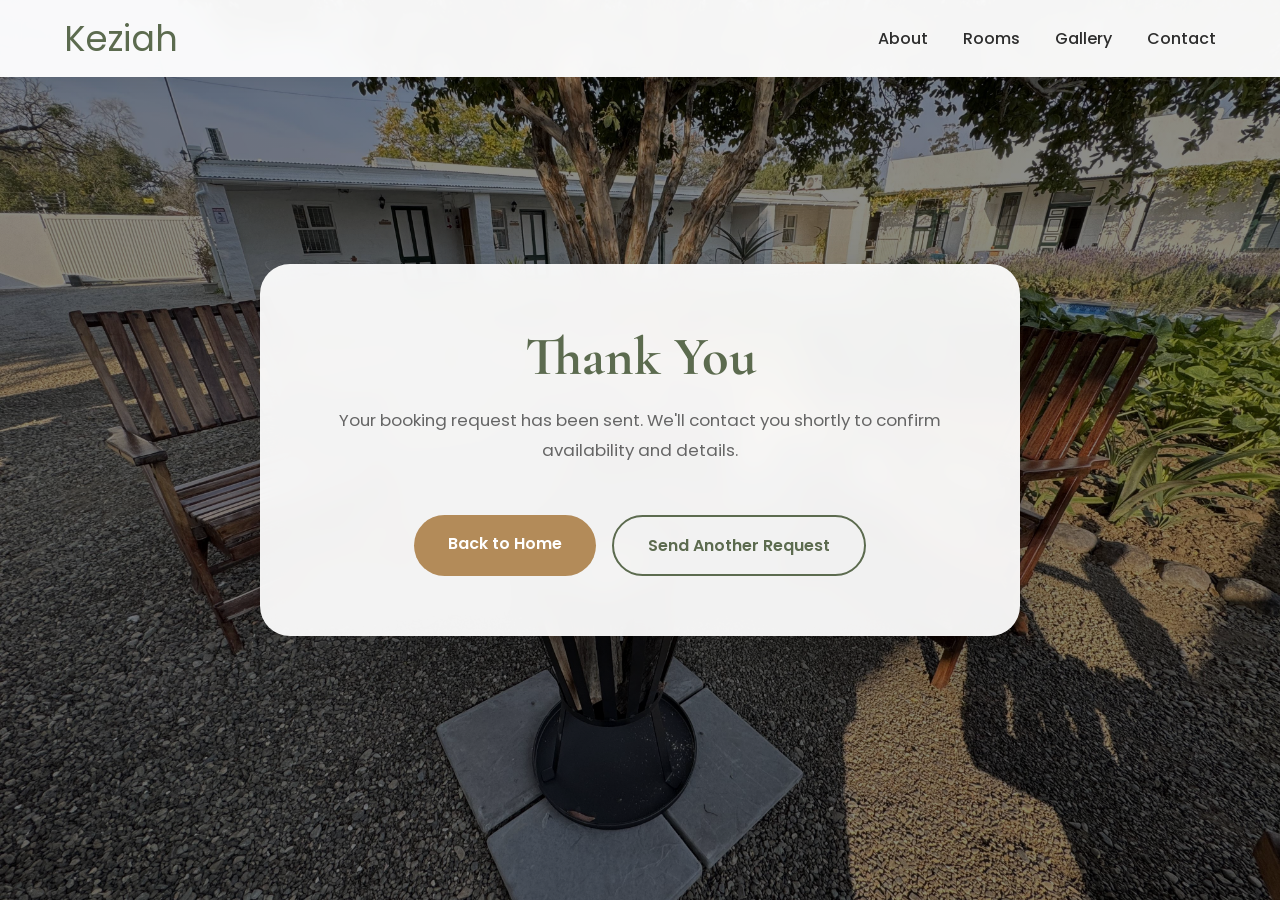
<file: thankyou.html>
﻿<!DOCTYPE html>
<html lang="en">

<head>

    <meta charset="UTF-8">

    <meta
        name="viewport"
        content="width=device-width, initial-scale=1.0">

    <title>Thank You | Keziah</title>

    <link rel="stylesheet" href="style.css">

    <link
        href="https://fonts.googleapis.com/css2?family=Cormorant+Garamond:wght@500;700&family=Poppins:wght@300;400;500;600&display=swap"
        rel="stylesheet">

</head>

<body>

    <header class="scrolled">

        <div class="container nav-container">

            <a href="index.html" class="logo">
                Keziah
            </a>

            <nav>

                <ul>

                    <li><a href="index.html#about">About</a></li>
                    <li><a href="index.html#rooms">Rooms</a></li>
                    <li><a href="index.html#gallery">Gallery</a></li>
                    <li><a href="index.html#contact">Contact</a></li>

                </ul>

            </nav>

        </div>

    </header>

    <section class="booking-section">

        <div class="booking-card thankyou-card">

            <h1>Thank You</h1>

            <p class="booking-subtitle">
                Your booking request has been sent. We'll contact you shortly to confirm availability and details.
            </p>

            <div class="thankyou-actions">

                <a href="index.html" class="cta-button">
                    Back to Home
                </a>

                <a href="booking.html" class="secondary-btn">
                    Send Another Request
                </a>

            </div>

        </div>

    </section>

</body>

</html>
</file>
<file: style.css>
/* ====================================
   ROOT VARIABLES
==================================== */

:root {

    --primary-color: #5c6b4f;
    --secondary-color: #c7a27c;

    --dark-text: #2d2d2d;
    --soft-text: #666;

    --light-bg: #f8f6f2;
    --white: #ffffff;

    --shadow:
        0 10px 30px rgba(0,0,0,0.08);

    --transition:
        all 0.3s ease;
}

/* ====================================
   GLOBAL
==================================== */

* {

    margin: 0;
    padding: 0;

    box-sizing: border-box;
}

html {

    scroll-behavior: smooth;
}

body {

    font-family: 'Poppins', sans-serif;

    color: var(--dark-text);

    background: var(--white);

    overflow-x: hidden;
}

img {

    width: 100%;

    display: block;
}

a {

    text-decoration: none;
}

.container {

    width: 90%;

    max-width: 1200px;

    margin: auto;
}

.section-padding {

    padding: 100px 0;
}

.bg-light {

    background: var(--light-bg);
}

h1,
h2,
h3,
h4 {

    font-family:
        'Cormorant Garamond',
        serif;
}

h2 {

    font-size: 3rem;

    text-align: center;

    margin-bottom: 20px;

    color: var(--primary-color);
}

.intro-text {

    max-width: 750px;

    margin: auto;

    text-align: center;

    line-height: 1.8;

    color: var(--soft-text);

    font-size: 1.05rem;
}

/* ====================================
   LOADER
==================================== */

#loader {

    position: fixed;

    inset: 0;

    background: #fff;

    display: flex;

    justify-content: center;

    align-items: center;

    z-index: 9999;

    transition: 0.6s;
}

#loader h1 {

    font-size: 4rem;

    color: var(--primary-color);
}

/* ====================================
   HEADER
==================================== */

header {

    position: fixed;

    top: 0;
    left: 0;

    width: 100%;

    z-index: 1000;

    transition: var(--transition);

    padding: 20px 0;
}

header.scrolled {

    background: rgba(255,255,255,0.96);

    backdrop-filter: blur(10px);

    box-shadow: 0 5px 20px rgba(0,0,0,0.08);

    padding: 12px 0;
}

.nav-container {

    display: flex;

    justify-content: space-between;

    align-items: center;
}

.logo {

    font-size: 2.2rem;

    color: white;
}

header.scrolled .logo {

    color: var(--primary-color);
}

nav ul {

    display: flex;

    gap: 35px;

    list-style: none;
}

nav ul li a {

    color: white;

    font-weight: 500;

    transition: var(--transition);
}

header.scrolled nav ul li a {

    color: var(--dark-text);
}

nav ul li a:hover {

    color: var(--secondary-color);
}

/* ====================================
   HAMBURGER
==================================== */

.hamburger {

    display: none;

    font-size: 1.8rem;

    cursor: pointer;

    color: white;
}

header.scrolled .hamburger {

    color: var(--dark-text);
}

/* ====================================
   HERO
==================================== */

.hero-section {

    height: 100vh;

    background:
        url("courtyard.jpg")
        center/cover no-repeat;

    position: relative;

    display: flex;

    justify-content: center;

    align-items: center;

    text-align: center;
}

.hero-overlay {

    position: absolute;

    inset: 0;

    background:
        rgba(0,0,0,0.45);
}

.hero-content {

    position: relative;

    z-index: 2;

    color: white;

    max-width: 850px;

    padding: 20px;
}

.hero-tag {

    display: inline-block;

    padding: 10px 20px;

    border-radius: 50px;

    background:
        rgba(255,255,255,0.15);

    backdrop-filter: blur(8px);

    margin-bottom: 25px;

    font-size: 0.9rem;

    letter-spacing: 1px;
}

.hero-content h1 {

    font-size: 5rem;

    line-height: 1.1;

    margin-bottom: 20px;
}

.hero-content p {

    font-size: 1.2rem;

    line-height: 1.8;

    margin-bottom: 35px;
}

.hero-buttons {

    display: flex;

    justify-content: center;

    gap: 20px;

    flex-wrap: wrap;
}

/* ====================================
   BUTTONS
==================================== */

.cta-button,
.secondary-btn,
.book-btn {

    display: inline-block;

    padding: 16px 34px;

    border-radius: 50px;

    transition: var(--transition);

    font-weight: 600;
}

.cta-button {

    background: var(--secondary-color);

    color: white;
}

.cta-button:hover {

    transform: translateY(-3px);

    background: #b58d66;
}

.secondary-btn {

    border: 2px solid white;

    color: white;
}

.secondary-btn:hover {

    background: white;

    color: var(--dark-text);
}

.book-btn {

    margin-top: 20px;

    background: var(--primary-color);

    color: white;
}

.book-btn:hover {

    background: #49563f;
}

/* ====================================
   FEATURES BAR
==================================== */

.features-bar {

    background: var(--primary-color);

    color: white;

    padding: 20px 0;
}

.features-grid {

    display: grid;

    grid-template-columns:
        repeat(auto-fit, minmax(180px,1fr));

    gap: 25px;

    text-align: center;
}

.features-grid div {

    font-weight: 500;
}

.features-grid i {

    margin-right: 10px;

    color: var(--secondary-color);
}

/* ====================================
   STATS
==================================== */

.stats-grid {

    display: grid;

    grid-template-columns:
        repeat(auto-fit, minmax(200px,1fr));

    gap: 30px;

    margin-top: 60px;
}

.stat-card {

    background: white;

    padding: 40px;

    border-radius: 25px;

    text-align: center;

    box-shadow: var(--shadow);
}

.stat-card h3 {

    font-size: 3rem;

    color: var(--secondary-color);

    margin-bottom: 10px;
}

/* ====================================
   ROOMS
==================================== */

.room-grid {

    display: grid;

    grid-template-columns:
        repeat(auto-fit, minmax(320px,1fr));

    gap: 35px;

    margin-top: 60px;
}

.room-card {

    background: white;

    border-radius: 25px;

    overflow: hidden;

    box-shadow: var(--shadow);

    transition: var(--transition);
}

.room-card:hover {

    transform: translateY(-8px);
}

.room-card img {

    height: 260px;

    object-fit: cover;
}

.card-info {

    padding: 30px;
}

.room-top {

    display: flex;

    justify-content: space-between;

    align-items: center;

    margin-bottom: 15px;
}

.room-top h3 {

    font-size: 2rem;
}

.room-badge {

    background: var(--secondary-color);

    color: white;

    padding: 6px 14px;

    border-radius: 30px;

    font-size: 0.8rem;
}

.room-features {

    display: flex;

    flex-wrap: wrap;

    gap: 15px;

    margin: 20px 0;

    color: var(--soft-text);

    font-size: 0.9rem;
}

.price {

    display: block;

    margin-top: 15px;

    font-size: 1.3rem;

    font-weight: 600;

    color: var(--primary-color);
}

/* ====================================
   EXPLORE
==================================== */

.explore-grid {

    display: grid;

    grid-template-columns:
        repeat(auto-fit, minmax(250px,1fr));

    gap: 25px;

    margin-top: 60px;
}

.explore-card {

    border-radius: 25px;

    overflow: hidden;

    position: relative;

    box-shadow: var(--shadow);
}

.explore-card img {

    height: 300px;

    object-fit: cover;

    transition: 0.5s;
}

.explore-card:hover img {

    transform: scale(1.08);
}

.explore-card h3 {

    position: absolute;

    bottom: 20px;
    left: 20px;

    color: white;

    font-size: 2rem;
}

/* ====================================
   GALLERY
==================================== */

.gallery-grid {

    display: grid;

    grid-template-columns:
        repeat(auto-fit, minmax(250px,1fr));

    gap: 25px;

    margin-top: 60px;
}

.gallery-card {

    overflow: hidden;

    border-radius: 25px;

    cursor: pointer;

    box-shadow: var(--shadow);
}

.gallery-card img {

    height: 280px;

    object-fit: cover;

    transition: 0.5s;
}

.gallery-card:hover img {

    transform: scale(1.08);
}

/* ====================================
   BOOKING PAGE
==================================== */

:root {

    --primary-color: #5c6b4f;
    --secondary-color: #b38b59;

    --dark-text: #2d2d2d;
    --soft-text: #666;

    --white: #ffffff;
}

/* ====================================
   BOOKING SECTION
==================================== */

.booking-section {

    min-height: 100vh;

    background:
        linear-gradient(
            rgba(0,0,0,0.45),
            rgba(0,0,0,0.45)
        ),
        url('courtyard.jpg')
        center/cover no-repeat;

    display: flex;

    align-items: center;

    justify-content: center;

    padding: 120px 20px;

    position: relative;
}

/* ====================================
   BOOKING CARD
==================================== */

.booking-card {

    width: 100%;

    max-width: 1050px;

    background:
        rgba(255,255,255,0.94);

    backdrop-filter: blur(14px);

    border-radius: 30px;

    padding: 60px;

    box-shadow:
        0 20px 60px rgba(0,0,0,0.25);

    position: relative;

    z-index: 2;

    animation: fadeUp 1s ease;
}

/* ====================================
   TITLES
==================================== */

.booking-card h1 {

    text-align: center;

    color: var(--primary-color);

    font-size: 3.4rem;

    margin-bottom: 15px;

    font-family: 'Cormorant Garamond', serif;
}

.booking-subtitle {

    text-align: center;

    max-width: 720px;

    margin: 0 auto 50px;

    color: var(--soft-text);

    font-size: 1.05rem;

    line-height: 1.8;
}

/* ====================================
   FORM GRID
==================================== */

.booking-form {

    display: grid;

    grid-template-columns:
        repeat(auto-fit, minmax(280px, 1fr));

    gap: 28px;
}

.form-group {

    display: flex;

    flex-direction: column;
}

/* ====================================
   LABELS
==================================== */

.form-group label {

    margin-bottom: 10px;

    font-weight: 600;

    color: var(--dark-text);

    font-size: 0.95rem;
}

/* ====================================
   INPUTS
==================================== */

.booking-form input,
.booking-form select,
.booking-form textarea {

    width: 100%;

    padding: 18px 20px;

    border: 1px solid rgba(92,107,79,0.15);

    border-radius: 18px;

    background: rgba(255,255,255,0.95);

    font-size: 1rem;

    color: var(--dark-text);

    font-family: 'Poppins', sans-serif;

    transition: all 0.3s ease;

    box-shadow:
        0 5px 15px rgba(0,0,0,0.04);
}

/* ====================================
   INPUT FOCUS
==================================== */

.booking-form input:focus,
.booking-form select:focus,
.booking-form textarea:focus {

    outline: none;

    border-color: var(--primary-color);

    box-shadow:
        0 0 0 5px rgba(92,107,79,0.12);

    transform: translateY(-2px);
}

/* ====================================
   PLACEHOLDERS
==================================== */

.booking-form input::placeholder,
.booking-form textarea::placeholder {

    color: #999;
}

/* ====================================
   TEXTAREA
==================================== */

.booking-form textarea {

    min-height: 170px;

    resize: vertical;
}

/* ====================================
   FULL WIDTH
==================================== */

.full-width {

    grid-column: 1 / -1;
}

/* ====================================
   SUBMIT BUTTON
==================================== */

.booking-form button {

    grid-column: 1 / -1;

    justify-self: center;

    margin-top: 15px;

    padding: 18px 55px;

    border: none;

    border-radius: 50px;

    background:
        linear-gradient(
            135deg,
            #7b5b3f,
            #b38b59
        );

    color: white;

    font-size: 1rem;

    font-weight: 600;

    letter-spacing: 0.5px;

    cursor: pointer;

    transition: all 0.35s ease;

    box-shadow:
        0 15px 35px rgba(0,0,0,0.18);
}

/* BUTTON HOVER */

.booking-form button:hover {

    transform:
        translateY(-4px);

    box-shadow:
        0 20px 40px rgba(0,0,0,0.22);

    background:
        linear-gradient(
            135deg,
            #6a4d34,
            #c79a61
        );
}

/* BUTTON ACTIVE */

.booking-form button:active {

    transform: scale(0.98);
}

/* ====================================
   SUCCESS MESSAGE
==================================== */

.success-message {

    margin-top: 25px;

    text-align: center;

    padding: 16px 20px;

    background: rgba(92,107,79,0.12);

    border: 1px solid rgba(92,107,79,0.25);

    border-radius: 16px;

    color: var(--primary-color);

    font-weight: 600;

    display: none;
}

/* ====================================
   FORM ICONS (OPTIONAL)
==================================== */

.input-icon {

    position: relative;
}

.input-icon i {

    position: absolute;

    top: 50%;

    left: 18px;

    transform: translateY(-50%);

    color: #999;
}

.input-icon input {

    padding-left: 50px;
}

/* ====================================
   ANIMATIONS
==================================== */

@keyframes fadeUp {

    from {

        opacity: 0;

        transform:
            translateY(40px);
    }

    to {

        opacity: 1;

        transform:
            translateY(0);
    }
}

/* ====================================
   MOBILE RESPONSIVE
==================================== */

@media (max-width: 900px) {

    .booking-card {

        padding: 45px 30px;
    }

    .booking-card h1 {

        font-size: 2.7rem;
    }
}

@media (max-width: 768px) {

    .booking-section {

        padding: 100px 15px;
    }

    .booking-card {

        padding: 35px 22px;

        border-radius: 24px;
    }

    .booking-card h1 {

        font-size: 2.3rem;
    }

    .booking-subtitle {

        font-size: 0.95rem;

        margin-bottom: 35px;
    }

    .booking-form {

        grid-template-columns: 1fr;

        gap: 22px;
    }

    .booking-form button {

        width: 100%;
    }
}

@media (max-width: 480px) {

    .booking-card h1 {

        font-size: 2rem;
    }

    .booking-form input,
    .booking-form select,
    .booking-form textarea {

        padding: 16px 16px;
    }
}
/* ====================================
   TESTIMONIALS
==================================== */

.testimonials-grid {

    display: grid;

    grid-template-columns:
        repeat(auto-fit, minmax(280px,1fr));

    gap: 30px;

    margin-top: 60px;
}

.testimonial-card {

    background: white;

    padding: 40px;

    border-radius: 25px;

    box-shadow: var(--shadow);

    text-align: center;
}

.testimonial-card p {

    line-height: 1.8;

    margin-bottom: 20px;

    color: var(--soft-text);
}

.testimonial-card h4 {

    color: #f0b429;
}

/* ====================================
   CONTACT
==================================== */

.contact-content {

    text-align: center;
}

.contact-content p {

    margin: 25px 0;

    color: var(--soft-text);
}

/* ====================================
   FOOTER
==================================== */

footer {

    background:
        linear-gradient(
            135deg,
            #3b342c,
            #2f2923
        );

    color: rgba(255,255,255,0.8);

    padding: 70px 0 40px;
}

.footer-grid {

    display: grid;

    grid-template-columns:
        repeat(auto-fit, minmax(220px,1fr));

    gap: 40px;
}

.footer-grid h3,
.footer-grid h4 {

    color: white;

    margin-bottom: 15px;
}

.footer-grid ul {

    list-style: none;
}

.footer-grid ul li {

    margin-bottom: 10px;
}

.footer-grid ul li a {

    color: rgba(255,255,255,0.8);

    transition: var(--transition);
}

.footer-grid ul li a:hover {

    color: var(--secondary-color);
}

/* ====================================
   WEATHER MINI
==================================== */

.footer-weather {

    margin-top: 20px;

    padding: 14px 18px;

    background: rgba(255,255,255,0.08);

    border-radius: 18px;

    backdrop-filter: blur(10px);

    max-width: 240px;
}

.footer-weather h5 {

    color: white;

    margin-bottom: 10px;

    font-size: 1rem;
}

.weather-mini-content {

    display: flex;

    align-items: center;

    gap: 10px;

    color: rgba(255,255,255,0.9);

    font-size: 0.95rem;
}

.weather-mini-content img {

    width: 42px;

    height: 42px;
}
/* ====================================
   FOOTER MINI MAP
==================================== */

.footer-map {

    width: 100%;

    max-width: 280px;

    height: 180px;

    border-radius: 18px;

    overflow: hidden;

    margin-top: 15px;

    box-shadow:
        0 10px 25px rgba(0,0,0,0.2);
}

.footer-map iframe {

    width: 100%;

    height: 100%;

    border: none;

    filter:
        grayscale(10%)
        contrast(1.05)
        brightness(0.95);
}

/* MOBILE */

@media (max-width: 768px) {

    .footer-map {

        max-width: 100%;

        height: 220px;
    }
}

/* ====================================
   WHATSAPP BUTTON
==================================== */

.whatsapp-btn {

    position: fixed;

    bottom: 25px;
    right: 25px;

    width: 65px;
    height: 65px;

    border-radius: 50%;

    z-index: 999;

    transition: var(--transition);
}

.whatsapp-btn img {

    width: 100%;
    height: 100%;

    object-fit: contain;

    filter: none;
}

.whatsapp-btn:hover {

    transform: scale(1.1);
}

/* ====================================
   BACK TO TOP
==================================== */

#scrollTopBtn {

    position: fixed;

    bottom: 105px;
    right: 30px;

    width: 52px;
    height: 52px;

    border: none;

    border-radius: 50%;

    background: var(--secondary-color);

    color: white;

    font-size: 1.2rem;

    cursor: pointer;

    z-index: 999;

    opacity: 0;

    visibility: hidden;

    transition: var(--transition);

    box-shadow:
        0 8px 25px rgba(0,0,0,0.2);
}

#scrollTopBtn.show {

    opacity: 1;

    visibility: visible;
}

#scrollTopBtn:hover {

    transform: translateY(-4px);

    background: #b58d66;
}

/* ====================================
   LIGHTBOX
==================================== */

#lightbox {

    position: fixed;

    inset: 0;

    background: rgba(0,0,0,0.92);

    display: none;

    justify-content: center;

    align-items: center;

    z-index: 9999;
}

#lightbox img {

    max-width: 90%;

    max-height: 85vh;

    border-radius: 20px;
}

#close-lightbox {

    position: absolute;

    top: 30px;
    right: 40px;

    color: white;

    font-size: 3rem;

    cursor: pointer;
}

/* ====================================
   FADE IN ANIMATION
==================================== */

.fade-in {

    opacity: 0;

    transform: translateY(40px);

    transition: 1s;
}

.fade-in.show {

    opacity: 1;

    transform: translateY(0);
}

/* ====================================
   MOBILE
==================================== */

@media (max-width: 900px) {

    .hero-content h1 {

        font-size: 3.5rem;
    }

    nav {

        position: absolute;

        top: 100%;
        right: 20px;

        width: 250px;

        background: white;

        border-radius: 20px;

        box-shadow: var(--shadow);

        padding: 25px;

        opacity: 0;

        visibility: hidden;

        transform: translateY(-10px);

        transition: var(--transition);
    }

    nav.active {

        opacity: 1;

        visibility: visible;

        transform: translateY(0);
    }

    nav ul {

        flex-direction: column;

        gap: 20px;
    }

    nav ul li a {

        color: var(--dark-text);
    }

    .hamburger {

        display: block;
    }
}

@media (max-width: 768px) {

    .section-padding {

        padding: 80px 0;
    }

    h2 {

        font-size: 2.3rem;
    }

    .hero-content h1 {

        font-size: 2.8rem;
    }

    .hero-content p {

        font-size: 1rem;
    }

    .hero-buttons {

        flex-direction: column;
    }

    .footer-weather {

        margin: 20px auto 0;
    }
}
/* ====================================
   HERO SLIDER
==================================== */

.hero-section {

    position: relative;

    height: 100vh;

    overflow: hidden;
}

.hero-slider {

    position: absolute;

    inset: 0;
}

.hero-slide {

    position: absolute;

    inset: 0;

    background-size: cover;

    background-position: center;

    opacity: 0;

    transform: scale(1.08);

    transition:
        opacity 1.5s ease,
        transform 7s ease;
}

.hero-slide.active {

    opacity: 1;

    transform: scale(1);
}

/* ====================================
   ROOM IMAGE SLIDER
==================================== */

.room-slider {

    position: relative;

    width: 100%;

    height: 260px;

    overflow: hidden;

    background: #f4f4f4;
}

/* SLIDES */

.room-slide {

    position: absolute;

    inset: 0;

    width: 100%;

    height: 100%;

    object-fit: contain;

    opacity: 0;

    transition: opacity 1s ease;

    background: #f4f4f4;
}

/* ACTIVE IMAGE */

.room-slide.active {

    opacity: 1;
}
/* ====================================
   EXPLORE SECTION
==================================== */

.explore-grid {

    display: grid;

    grid-template-columns:
        repeat(auto-fit, minmax(250px,1fr));

    gap: 30px;

    margin-top: 60px;
}

.explore-card {

    position: relative;

    overflow: hidden;

    border-radius: 25px;

    box-shadow:
        0 15px 35px rgba(0,0,0,0.12);

    cursor: pointer;
}

.explore-card img {

    height: 320px;

    object-fit: cover;

    transition: 0.6s ease;
}

.explore-card:hover img {

    transform: scale(1.08);
}

.explore-overlay {

    position: absolute;

    inset: 0;

    background:
        linear-gradient(
            transparent,
            rgba(0,0,0,0.75)
        );

    display: flex;

    align-items: flex-end;

    padding: 25px;
}

.explore-overlay h3 {

    color: white;

    font-size: 2rem;
}
/* ====================================
   ROOM DETAILS MODAL
==================================== */

.room-detail-trigger {
    cursor: pointer;
}

.details-btn {
    display: inline-block;
    margin-top: 20px;
    margin-right: 10px;
    padding: 14px 24px;
    border: 1px solid rgba(92,107,79,0.25);
    border-radius: 50px;
    background: white;
    color: var(--primary-color);
    font-weight: 600;
    font-family: 'Poppins', sans-serif;
    cursor: pointer;
    transition: var(--transition);
}

.details-btn:hover {
    background: var(--light-bg);
    transform: translateY(-3px);
}

body.modal-open {
    overflow: hidden;
}

.room-modal {
    position: fixed;
    inset: 0;
    display: none;
    align-items: center;
    justify-content: center;
    padding: 24px;
    background: rgba(0,0,0,0.72);
    z-index: 10000;
}

.room-modal.show {
    display: flex;
}

.room-modal-panel {
    position: relative;
    width: min(980px, 100%);
    max-height: 90vh;
    overflow: auto;
    display: grid;
    grid-template-columns: 1.1fr 0.9fr;
    gap: 34px;
    background: white;
    border-radius: 24px;
    padding: 28px;
    box-shadow: 0 25px 80px rgba(0,0,0,0.35);
}

.room-modal-close {
    position: absolute;
    top: 14px;
    right: 18px;
    width: 42px;
    height: 42px;
    border: none;
    border-radius: 50%;
    background: rgba(45,45,45,0.08);
    color: var(--dark-text);
    font-size: 2rem;
    line-height: 1;
    cursor: pointer;
    z-index: 2;
}

.room-modal-gallery > img {
    width: 100%;
    height: 420px;
    object-fit: cover;
    border-radius: 18px;
    background: #f4f4f4;
}

.room-modal-thumbs {
    display: grid;
    grid-template-columns: repeat(3, 1fr);
    gap: 12px;
    margin-top: 12px;
}

.room-thumb {
    border: 2px solid transparent;
    border-radius: 14px;
    overflow: hidden;
    padding: 0;
    background: none;
    cursor: pointer;
}

.room-thumb.active {
    border-color: var(--secondary-color);
}

.room-thumb img {
    height: 86px;
    object-fit: cover;
}

.room-modal-info {
    display: flex;
    flex-direction: column;
    justify-content: center;
    padding-right: 12px;
}

.room-modal-info h2 {
    text-align: left;
    margin: 14px 0;
    font-size: 3rem;
}

.room-modal-info p {
    color: var(--soft-text);
    line-height: 1.8;
}

.room-modal-features {
    display: grid;
    gap: 10px;
    margin: 24px 0;
    color: var(--dark-text);
}

.room-modal-features span {
    display: flex;
    align-items: center;
    gap: 10px;
}

.room-modal-features i {
    color: var(--primary-color);
}

.room-modal-price {
    color: var(--primary-color);
    font-size: 1.4rem;
}

.room-modal-info .book-btn {
    width: fit-content;
}

/* ====================================
   COMPACT FORECAST
==================================== */

.footer-weather {
    min-height: 190px;
}

.weather-forecast-row {
    display: grid;
    grid-template-columns: 48px 28px 1fr;
    align-items: center;
    gap: 8px;
    min-height: 26px;
    color: rgba(255,255,255,0.9);
    font-size: 0.82rem;
}

.weather-forecast-row img {
    width: 26px;
    height: 26px;
}

.weather-day {
    font-weight: 600;
    color: white;
}

.weather-temp {
    text-align: right;
}

/* ====================================
   THANK YOU PAGE
==================================== */

.thankyou-card {
    text-align: center;
    max-width: 760px;
}

.thankyou-actions {
    display: flex;
    justify-content: center;
    gap: 16px;
    flex-wrap: wrap;
    margin-top: 32px;
}

.form-status {
    grid-column: 1 / -1;
    text-align: center;
    color: var(--primary-color);
    font-weight: 600;
    min-height: 24px;
}

.form-status.error {
    color: #8b2f2f;
}

@media (max-width: 820px) {

    .room-modal-panel {
        grid-template-columns: 1fr;
        padding: 22px;
    }

    .room-modal-gallery > img {
        height: 300px;
    }

    .room-modal-info h2 {
        font-size: 2.3rem;
    }
}

/* Compact polish overrides */

.footer-weather {
    min-height: auto;
    padding: 12px 14px;
}

.weather-forecast-row {
    min-height: 22px;
    font-size: 0.78rem;
}

.weather-forecast-row img {
    width: 23px;
    height: 23px;
}

.thankyou-actions .secondary-btn {
    border-color: var(--primary-color);
    color: var(--primary-color);
}

.thankyou-actions .secondary-btn:hover {
    background: var(--primary-color);
    color: white;
}

.botcheck {
    display: none !important;
}
</file>
